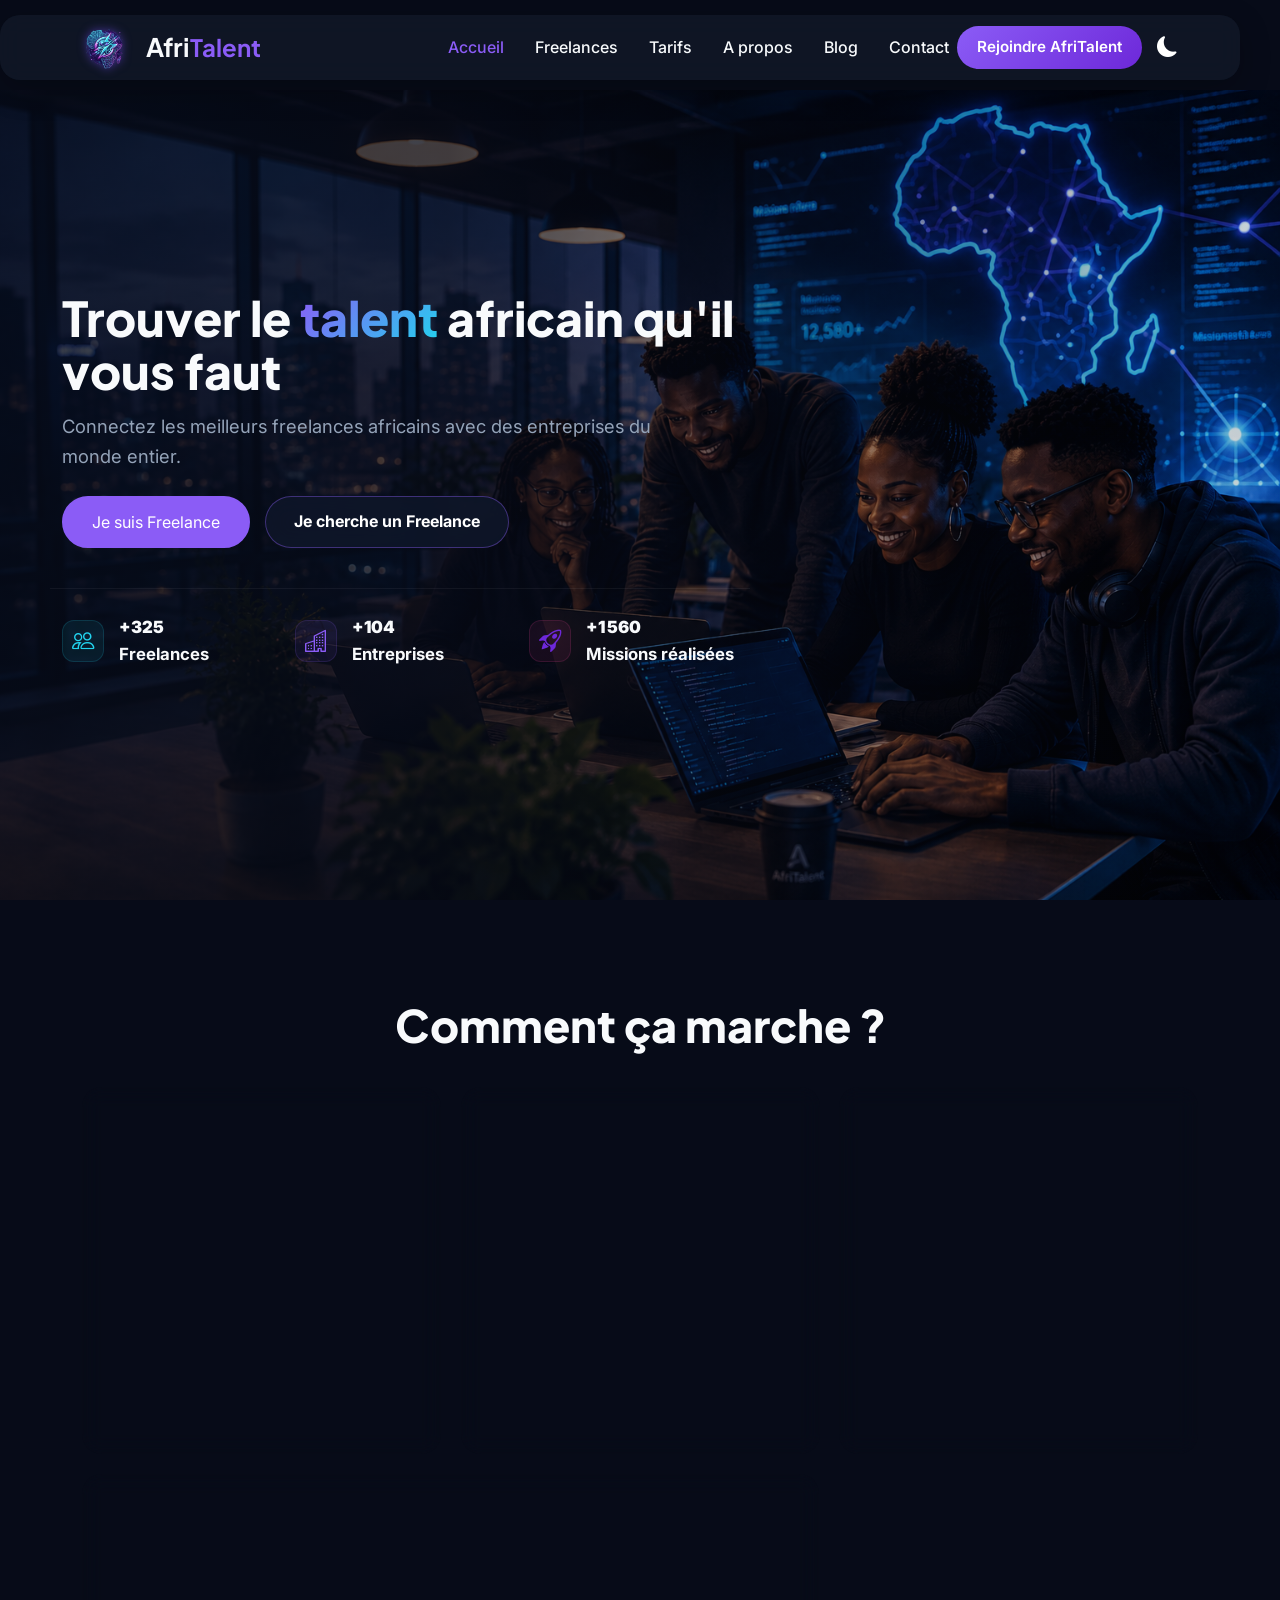
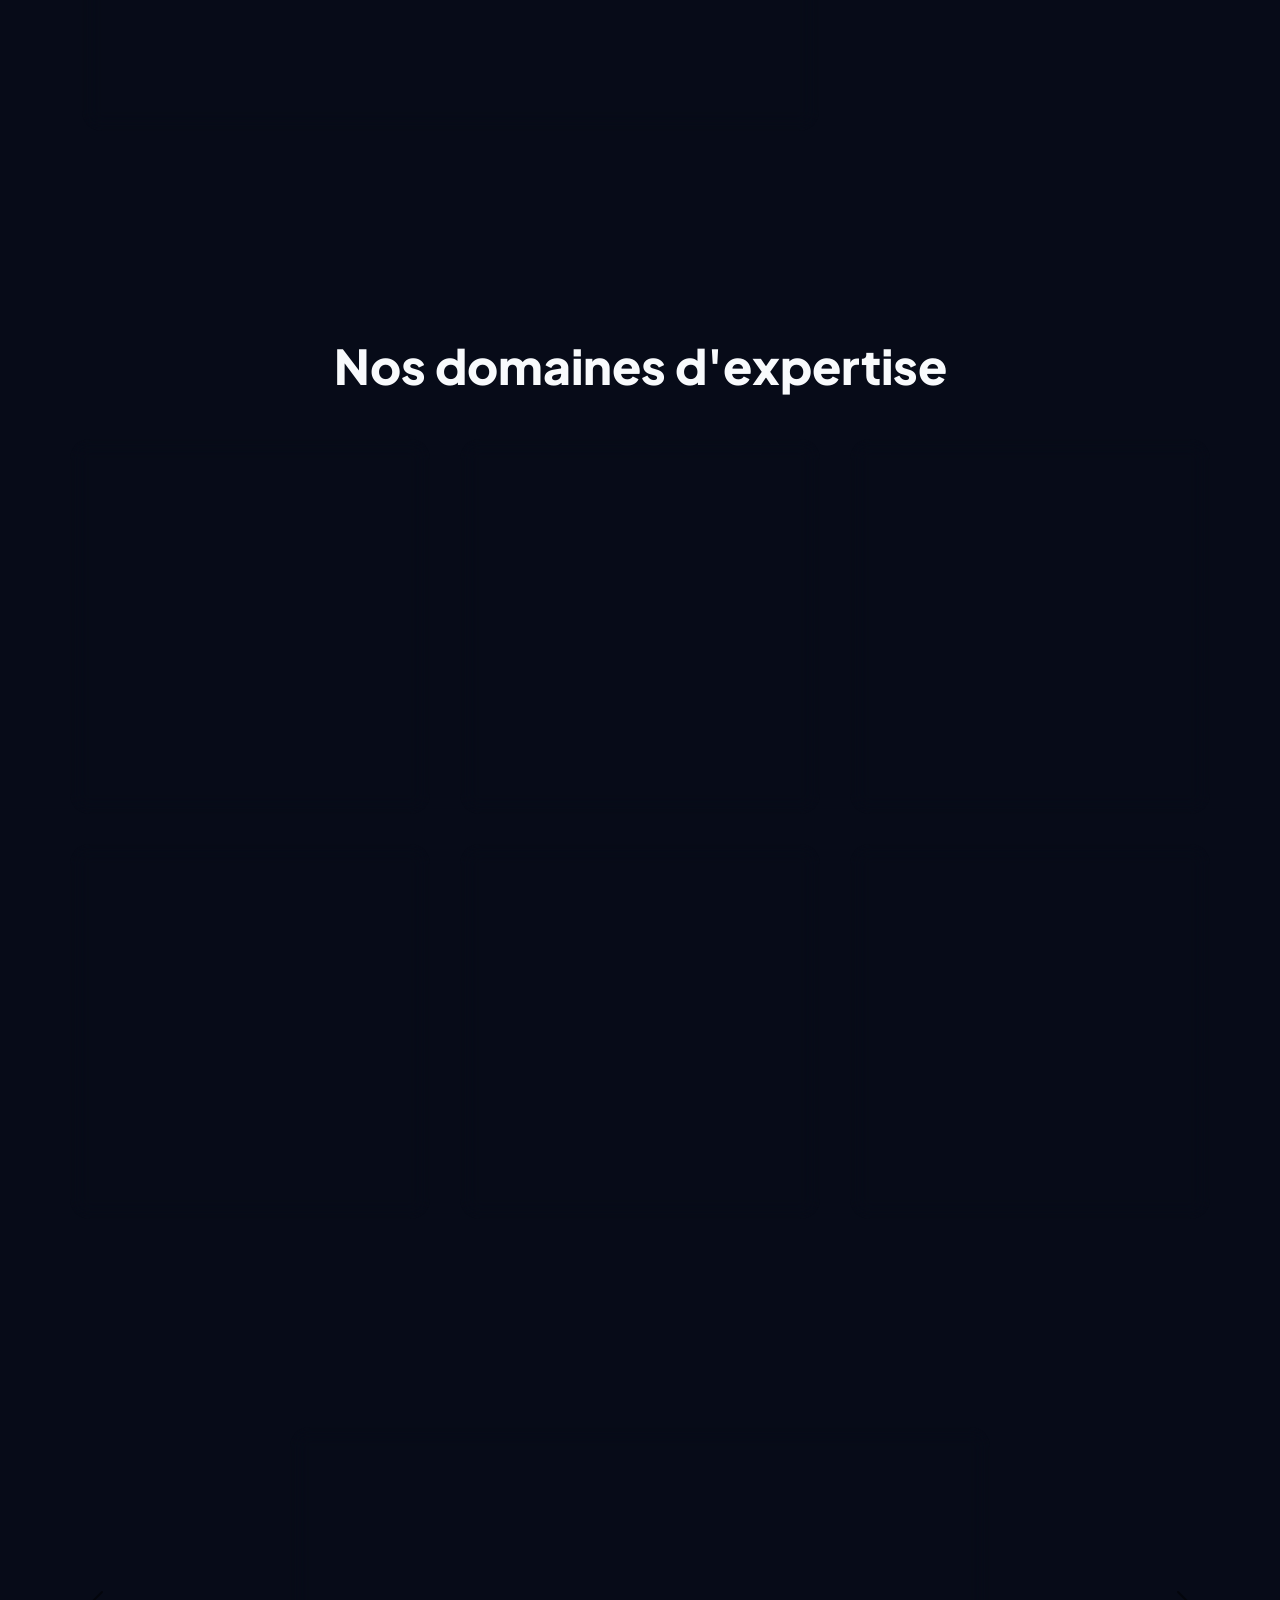
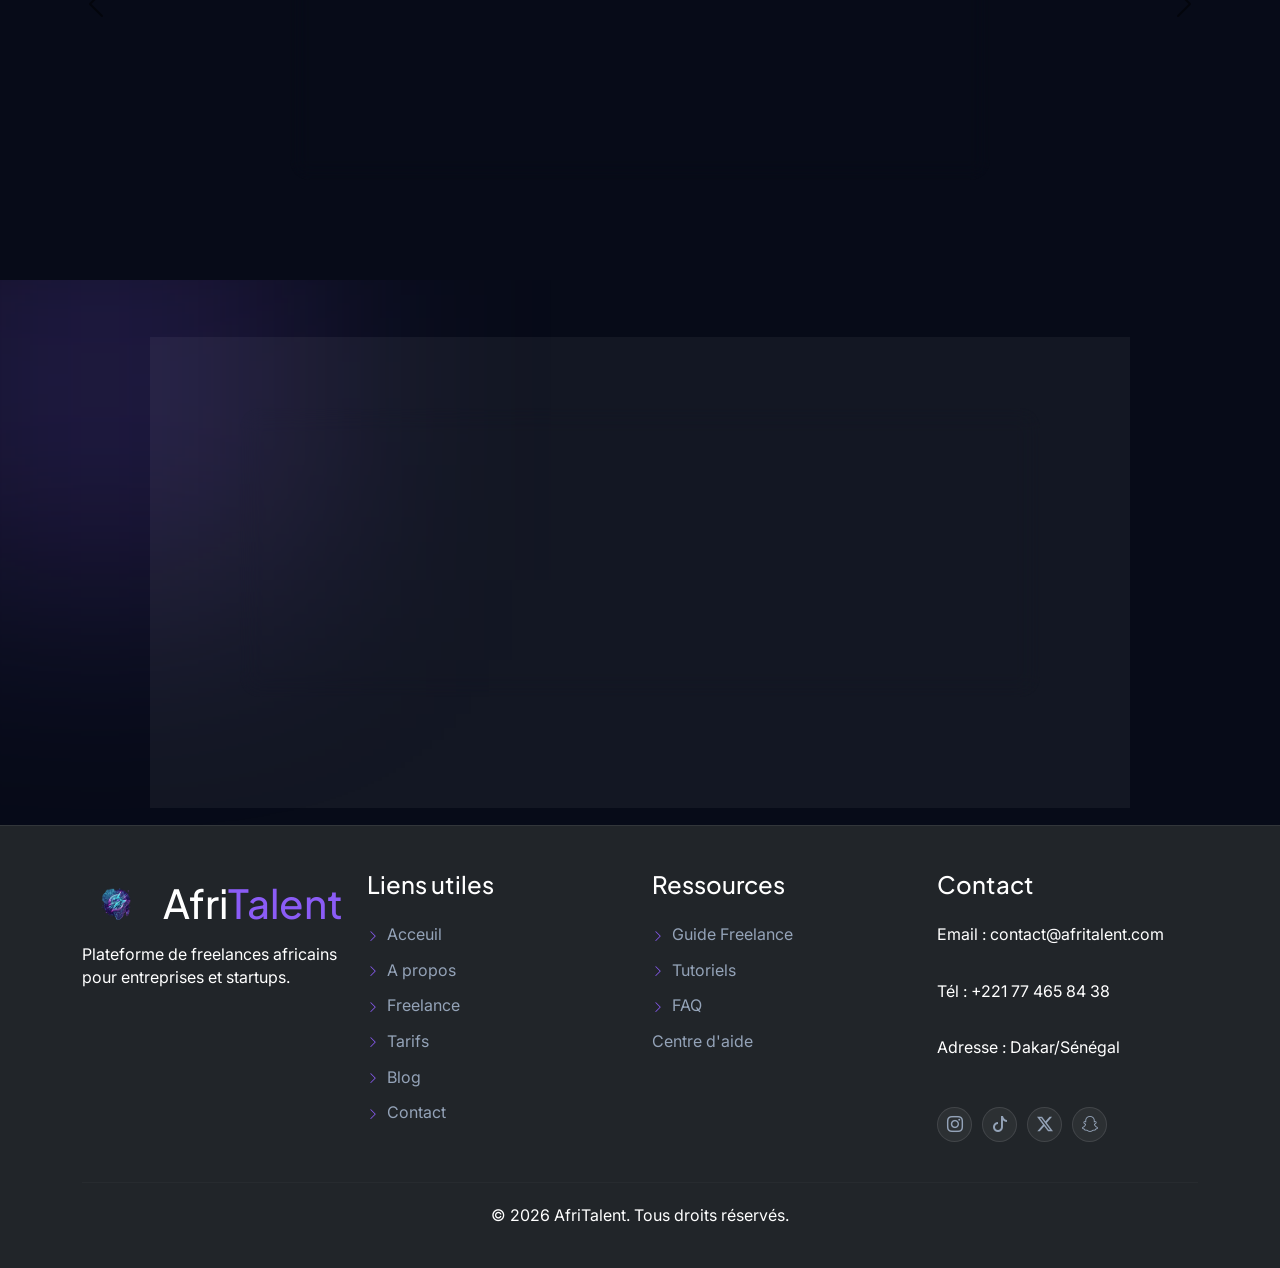
<file: index.html>
<!DOCTYPE html>
<html lang="en">

<head>
  <meta charset="UTF-8">
  <meta name="viewport" content="width=device-width
    , initial-scale=1.0">
  <title>AfriTalent -Accueil</title>

  <link rel="stylesheet" href="https://cdn.jsdelivr.net/npm/bootstrap@5.3.0/dist/css/bootstrap.min.css">
  <link rel="stylesheet" href="https://cdn.jsdelivr.net/npm/bootstrap-icons@1.13.1/font/bootstrap-icons.min.css">
  <link rel="stylesheet" href="css/style.css">
</head>

<body>
  <!--Navbar-->
  <nav class="navbar navbar-expand-lg navbar-dark bg-dark ">
    <div class="container">

      <a class="navbar-brand" href="index.html"><img src="images/logo.png" alt="AfriTalent" class="logo">Afri<span
          class="accent">Talent</span></a>
      <button class="navbar-toggler" type="button" data-bs-toggle="collapse" data-bs-target="#navbarTogglerDemo02"
        aria-controls="navbarTogglerDemo02" aria-expanded="false" aria-label="Toggle navigation">
        <span class="navbar-toggler-icon"></span>
      </button>
      <div class="collapse navbar-collapse" id="navbarTogglerDemo02">
        <ul class="navbar-nav ms-auto ">
          <li class="nav-item">
            <a class="nav-link active" href="index.html">Accueil</a>
          </li>
          <li class="nav-item">
            <a class="nav-link" href="freelances.html">Freelances</a>
          </li>
          <li class="nav-item">
            <a class="nav-link " href="tarifs.html">Tarifs</a>
          </li>
          <li class="nav-item">
            <a class="nav-link" href="about.html">A propos</a>
          </li>
          <li class="nav-item">
            <a class="nav-link" href="blog.html">Blog</a>
          </li>
          <li class="nav-item">
            <a class="nav-link" href="contact.html">Contact</a>
          </li>
        </ul>
        <a href="contact.html" class=" join-btn">Rejoindre AfriTalent</a>
        <button id="theme-toggle" class="theme-btn"><i class="bi bi-moon-fill"></i></button>
      </div>
    </div>
  </nav>
  <!--Section hero-->
  <main>
    <section id="hero" class="fade-section">
      <div class="container py-5">
        <h1>Trouver le <span>talent</span> africain qu'il vous faut</h1>
        <p>Connectez les meilleurs freelances africains avec des entreprises du<br> monde entier.</p>
        <div class="hero-buttons">
          <a href="freelances.html" class="btn btn-primary">Je suis Freelance</a>
          <a href="freelances.html" class="btn btn-outline-primary">Je cherche un Freelance</a>
        </div>

        <div class="row text-center">
          <div class=" col-12 col-md-4"><i class="bi bi-people"></i>
            <p><strong class="counter" data-target="2500">0 </strong><br>Freelances</p>
          </div>
          <div class=" col-12 col-md-4"><i class="bi bi-buildings"></i>
            <p><strong class="counter" data-target="800">0 </strong> <br>Entreprises</p>
          </div>
          <div class=" col-12 col-md-4"><i class="bi bi-rocket-takeoff"></i>
            <p><strong class="counter" data-target="12000">0 </strong><br> Missions réalisées</p>
          </div>
        </div>

      </div>
    </section>
    <!--Comment ça marche-->
    <section id="how-it-works" class="fade-section">
      <div class="container py-5">
        <h2>Comment ça marche ?</h2>
        <div class="bento-grid">
          <div class="bento-card ">
            <span class="nombre">01</span>
            <i class="bi bi-search"></i>
            <h3>Recherchez un freelance</h3>
            <p>Explorez des profils qualifiés dans plusieurs domaines tech.<br> Trouver rapidement le bon talent pour
              votre projet.</p>
          </div>
          <div class="bento-card">
            <span class="nombre">02</span>
            <i class="bi bi-chat-dots"></i>
            <h3>Discutez facilement</h3>
            <p>Contactez directement les freelances et échangez sur vos besoins.</p>
          </div>
          <div class="bento-card">
            <span class="nombre">03</span>
            <i class="bi bi-briefcase"></i>
            <h3>Lancez votre projet</h3>
            <p>Collaborez avec des experts et suivez l'évolution du travail.</p>
          </div>
          <div class="bento-card wide-card">
            <span class="nombre">04</span>
            <i class="bi bi-star"></i>
            <h3>Evaluer l'expérience</h3>
            <p>Laissez un avis aprés collaboration.</p>
          </div>
        </div>
      </div>
    </section>
    <!--Servies-->
    <section id="services" class="fade-section">
      <div class="container py-5">
        <h2>Nos domaines d'expertise</h2>
        <div class="row">
          <div class=" col-12 col-md-6 col-lg-4 category-card">
            <i class="bi bi-code-slash"></i>
            <h3>Développement Web</h3>
            <p class="description">Création de sites web modernes, rapides et responsives adaptés aux besoins des
              entreprises. <br>Développement d'applications performantes avec les technologies les plus utilisées du
              marché.</p>
            <span>480 freelances </span>
          </div>
          <div class=" col-12 col-md-6 col-lg-4 category-card">
            <i class="bi bi-palette"></i>
            <h3>Design UI/UX</h3>
            <p class="description"> Conception d'interfaces modernes et intuitives pour améliorer l'expérience
              utilisateur.<br> Création de maquettes professionnelles adaptées aux sites web et applications mobiles.
            </p>
            <span>320 freelances</span>
          </div>
          <div class=" col-12 col-md-6 col-lg-4 category-card">
            <i class="bi bi-bar-chart-line"></i>
            <h3>Marketing Digital</h3>
            <p class="description">Mise en place de stratégies digitales pour développer la visibilité des marques en
              ligne.<br> Gestion des réseaux, campagnes publicitaires et optimisation du référencement.</p>
            <span>410 freelances</span>
          </div>
          <div class="col-12 col-md-6 col-lg-4 category-card">
            <i class="bi bi-cpu"></i>
            <h3>Data & IA</h3>
            <p class="description">Analyse et exploitation des données pour aider les entreprises à prendre de
              meilleures décisions.<br> Développement de solutio utilisant l'intelligence artificielle et
              l'automatisation.</p>
            <span>194 freelances</span>
          </div>
          <div class=" col-12 col-md-6 col-lg-4 category-card">
            <i class="bi bi-pencil-square"></i>
            <h3>Rédaction Tech</h3>
            <p class="description">Rédaction de contenus techniques clairs, structurés et professionnels.<br> Création
              d'articles, documentations et contenus spécialisés dans le domaine numérique.</p><span>230 freelances
            </span>
          </div>
          <div class="col-12 col-md-6 col-lg-4 category-card">
            <i class="bi bi-cloud"></i>
            <h3>DevOps & Cloud</h3>
            <p class="description"> Déploiement et gestion d'infrastructures cloud modernes et sécurisées.<br>
              Automatisation des processus pour améliorer la performance et la stabilité des applications.</p>
            <span>165 freelances</span>
          </div>
        </div>
      </div>
    </section>
    <!--Témoignages-->
    <div id="carouselExample" class="carousel slide">
      <div class="carousel-inner">
        <div class="carousel-item active">
          <div class="temoin-card">
            <img src="images/témoin1.jpg" class="d-block w-100" alt="client">
            <h4>Fatou Ndiaye</h4>
            <span>Fondatrice-TechCorp</span>
            <p>"AfriTalent m'a permis de trouver des freelances compétents."</p>
            <div class="star">
              <i class="bi bi-star-fill"></i>
              <i class="bi bi-star-fill"></i>
              <i class="bi bi-star-fill"></i>
              <i class="bi bi-star-fill"></i>
              <i class="bi bi-star-fill"></i>
            </div>
          </div>
        </div>
        <div class="carousel-item">
          <div class="temoin-card">
            <img src="images/temoin2.jpg" class="d-block w-100" alt="client">
            <h4>Amadou Sy</h4>
            <span> CEO-Startup Hub</span>
            <p>Trés bonne plateforme pour recruter rapidement.</p>
            <div class="star">
              <i class="bi bi-star-fill"></i>
              <i class="bi bi-star-fill"></i>
              <i class="bi bi-star-fill"></i>
              <i class="bi bi-star-fill"></i>
              <i class="bi bi-star-fill"></i>
            </div>
          </div>
        </div>
        <div class="carousel-item">
          <div class="temoin-card">
            <img src="images/temoin3.jpg" class="d-block w-100" alt="client">
            <h4>Antoine Mendy</h4>
            <span> Directeur Marketing</span>
            <p>"Interface moderne et simple à utiliser."</p>
            <div class="star">
              <i class="bi bi-star-fill"></i>
              <i class="bi bi-star-fill"></i>
              <i class="bi bi-star-fill"></i>
              <i class="bi bi-star-fill"></i>
              <i class="bi bi-star-fill"></i>
            </div>
          </div>
        </div>
        <button class="carousel-control-prev" type="button" data-bs-target="#carouselExample" data-bs-slide="prev">
          <span class="carousel-control-prev-icon"></span>
        </button>
        <button class="carousel-control-next" type="button" data-bs-target="#carouselExample" data-bs-slide="next">
          <span class="carousel-control-next-icon"></span>
        </button>
      </div>
    </div>
    <!--Appel à l'action-->
    <section id="cta" class="fade-section">
      <div class="container py-5 text-center">
        <div class="cta-card">
          <h2>Pret à rejoindre l'aventure<span> AfriTalent</span> ?</h2>
          <p>Des milliers de freelances et d'entreprises nous font déjà confiance.</p>
          <a href="contact.html" class="btn btn-primary">S'inscrire</a>
        </div>
      </div>
    </section>

  </main>
  <!--Footer-->
  <footer class="bg-dark text-white p-4">
    <div class="container ">
      <div class="row">
        <div class="col-md-3">
          <div class="footer-brand">
            <div class="footer-top">
              <img src="images/logo.png" alt="lodo AfriTalent" class="footer-logo-img">
              <h3 class="footer-logo">Afri<span>Talent</span></h3>
            </div>
            <p>Plateforme de freelances africains pour entreprises et startups.</p>
          </div>
        </div>
        <div class="col-md-3">
          <h4>Liens utiles</h4>
          <ul class="footer-links">
            <li><a href="index.html"><i class="bi bi-chevron-right"></i>Acceuil</a></li>
            <li><a href="about.html"><i class="bi bi-chevron-right"></i>A propos</a></li>
            <li><a href="freelances.html"><i class="bi bi-chevron-right"></i>Freelance</a></li>
            <li><a href="tarifs.html"><i class="bi bi-chevron-right"></i>Tarifs</a></li>
            <li><a href="blog.html"><i class="bi bi-chevron-right"></i>Blog</a></li>
            <li><a href="contact.html"><i class="bi bi-chevron-right"></i>Contact</a></li>
          </ul>
        </div>
        <div class="col-md-3">
          <h4>Ressources</h4>
          <ul class="footer-links">
            <li><a href="blog.html"><i class="bi bi-chevron-right"></i>Guide Freelance</a></li>
            <li><a href="index.html"><i class="bi bi-chevron-right"></i>Tutoriels</a></li>
            <li><a href="tarifs.html"><i class="bi bi-chevron-right"></i>FAQ</a></li>
            <li><a href="#">Centre d'aide</a></li>
          </ul>
        </div>
        <div class="col-md-3">
          <h4>Contact</h4>
          <p>Email : contact@afritalent.com</p>
          <p>Tél : +221 77 465 84 38 </p>
          <p>Adresse : Dakar/Sénégal</p>
          <div class="social-icons">
            <a href="https://instagram.com"><i class="bi bi-instagram"></i></a>
            <a href="https://tiktok.com"><i class="bi bi-tiktok"></i></a>
            <a href="https://twiter.com"><i class="bi bi-twitter-x"></i></a>
            <a href="https://snapchat.com"><i class="bi bi-snapchat"></i></a>
          </div>
        </div>
      </div>
      <hr>
      <p class="text-center mt-3">&copy; <span id="currentYear"></span> AfriTalent. Tous droits réservés. </p>
    </div>
  </footer>


  <script src="https://cdn.jsdelivr.net/npm/bootstrap@5.3.0/dist/js/bootstrap.bundle.min.js">


  </script>
  <button id="backtotop"><i class="bi bi-arrow-up"></i></button>
  <script src="js/main.js"></script>
</body>

</html>
</file>
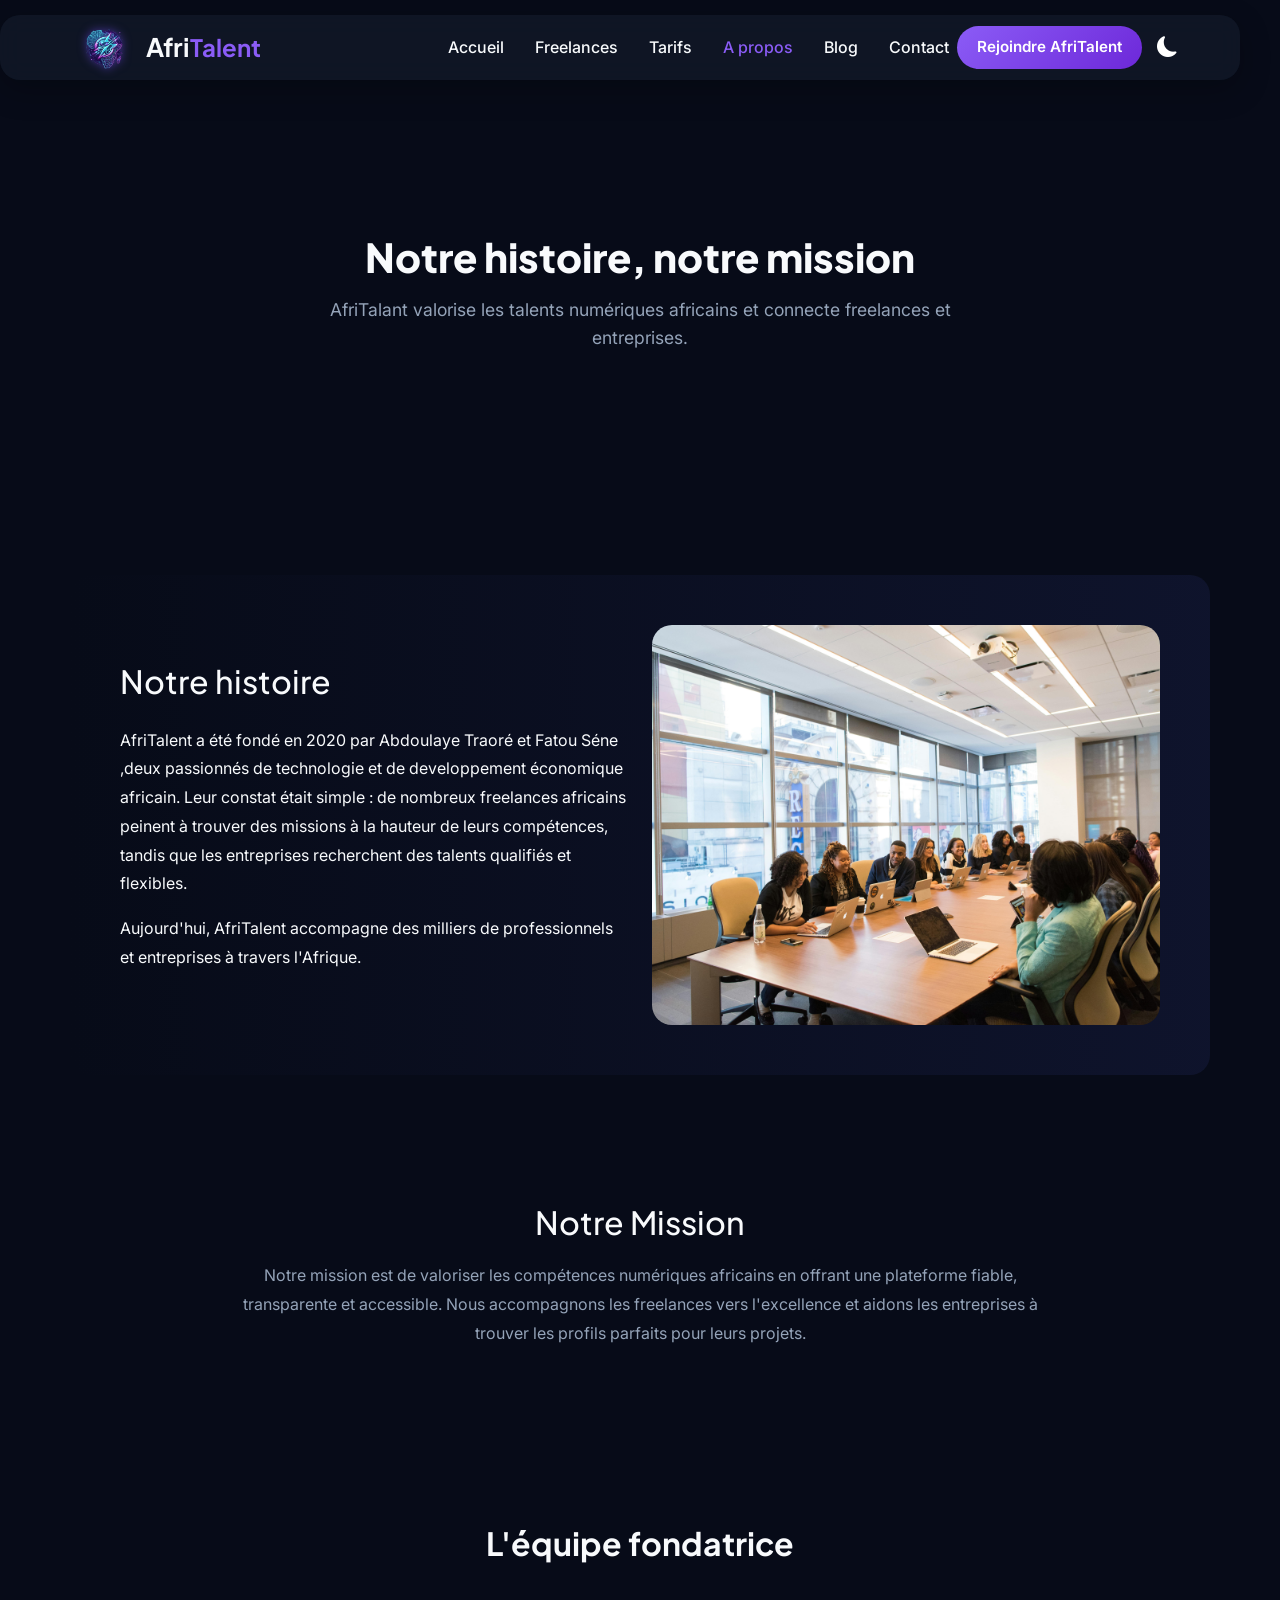
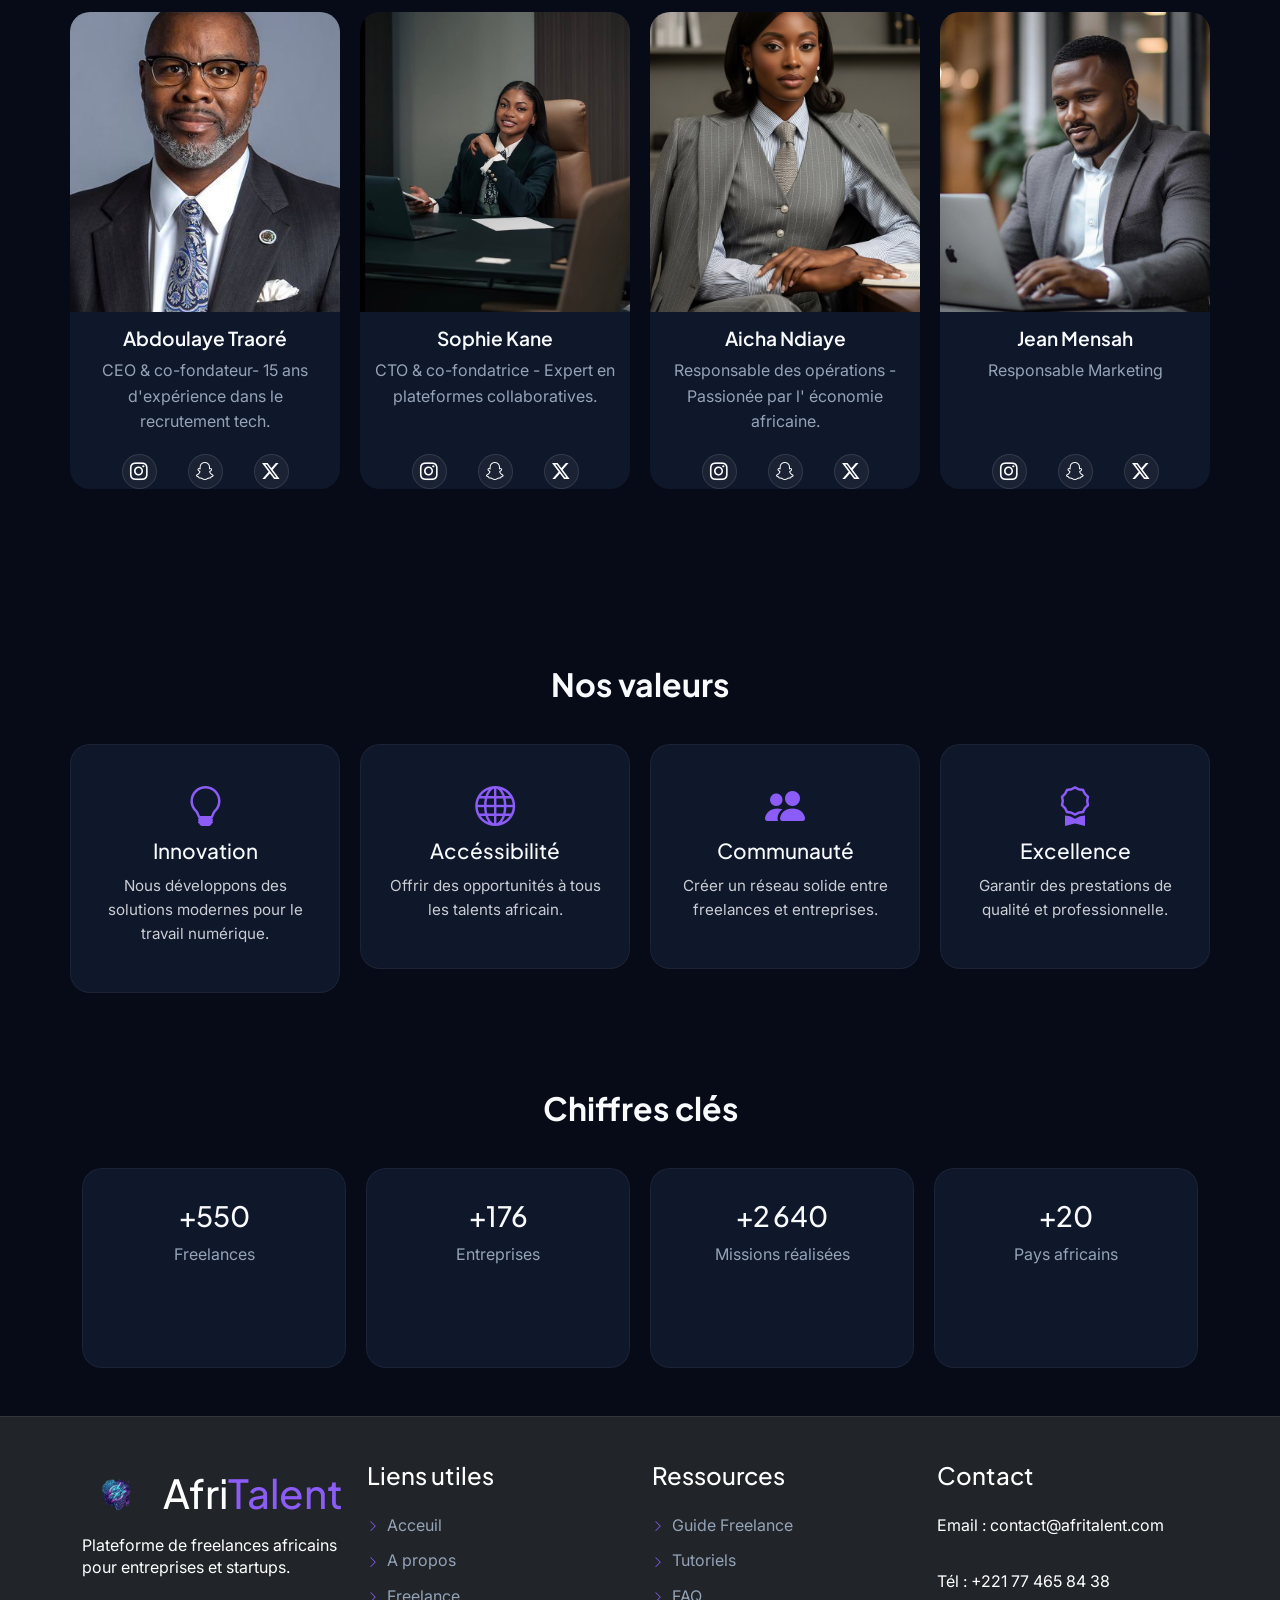
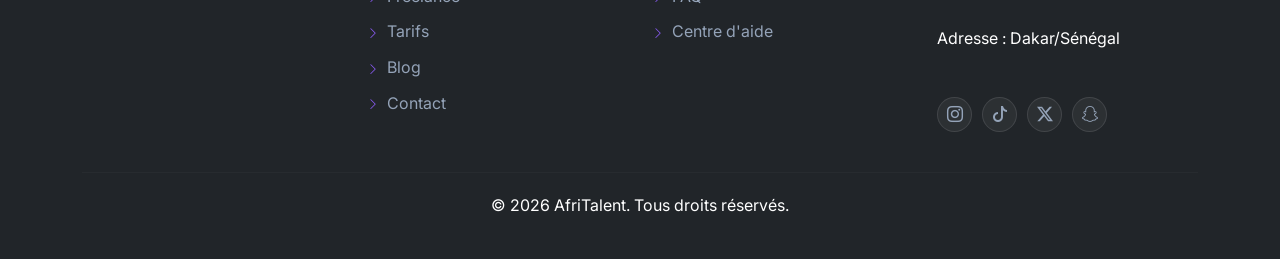
<file: about.html>
<!DOCTYPE html>
<html lang="en">

<head>
  <meta charset="UTF-8">
  <meta name="viewport" content="width=device-width, initial-scale=1.0">
  <title>AfriTalant - About</title>

  <link rel="stylesheet" href="https://cdn.jsdelivr.net/npm/bootstrap@5.3.0/dist/css/bootstrap.min.css">
  <link rel="stylesheet" href="https://cdn.jsdelivr.net/npm/bootstrap-icons@1.13.1/font/bootstrap-icons.min.css">
  <link rel="stylesheet" href="css/style.css">
</head>

<body>
  <nav class="navbar navbar-expand-lg navbar-dark bg-dark ">
    <div class="container">
      <a class="navbar-brand" href="index.html"><img src="images/logo.png" alt="AfriTalent" class="logo">Afri<span
          class="accent">Talent</span></a>
      <button class="navbar-toggler" type="button" data-bs-toggle="collapse" data-bs-target="#navbarTogglerDemo02"
        aria-controls="navbarTogglerDemo02" aria-expanded="false" aria-label="Toggle navigation">
        <span class="navbar-toggler-icon"></span>
      </button>
      <div class="collapse navbar-collapse" id="navbarTogglerDemo02">
        <ul class="navbar-nav ms-auto ">
          <li class="nav-item">
            <a class="nav-link " href="index.html">Accueil</a>
          </li>
          <li class="nav-item">
            <a class="nav-link" href="freelances.html">Freelances</a>
          </li>
          <li class="nav-item">
            <a class="nav-link " href="tarifs.html">Tarifs</a>
          </li>
          <li class="nav-item">
            <a class="nav-link active" href="about.html">A propos</a>
          </li>
          <li class="nav-item">
            <a class="nav-link" href="blog.html">Blog</a>
          </li>
          <li class="nav-item">
            <a class="nav-link" href="contact.html">Contact</a>
          </li>
        </ul>
        <a href="contact.html" class="join-btn">Rejoindre AfriTalent</a>
        <button id="theme-toggle" class="theme-btn"><i class="bi bi-moon-fill"></i></button>
      </div>
    </div>
  </nav>
  <main>
    <!--hero-->
    <section id="hero4" class="fade-section">
      <div class="container py-5">
        <h1>Notre histoire, notre mission</h1>
        <p>AfriTalant valorise les talents numériques africains et connecte freelances et entreprises.</p>
      </div>
    </section>
    <!--histoire et mission-->
    <section id="histoire" class="fade-section">
      <div class="container py-5">
        <div class="row align-items-center">
          <div class="col-lg-6">
            <h2>Notre histoire</h2>
            <p>AfriTalent a été fondé en 2020 par Abdoulaye Traoré et Fatou Séne ,deux passionnés de technologie et de
              developpement économique africain. Leur constat était simple : de
              nombreux freelances africains peinent à trouver des missions à la hauteur de leurs compétences, tandis que
              les entreprises recherchent des talents qualifiés et flexibles.
            </p>
            <p>Aujourd'hui, AfriTalent accompagne des milliers de professionnels et entreprises à travers l'Afrique.</p>
          </div>
          <div class="col-lg-6">
            <img src="images/abouthistoire.jpg" alt="notre histoire">
          </div>
        </div>
      </div>
    </section>
    <section id="mission" class="fade-section">
      <div class="container py-5">
        <h2>Notre Mission</h2>
        <p>Notre mission est de valoriser les compétences numériques africains en offrant une plateforme fiable,
          transparente et accessible. Nous accompagnons les freelances vers l'excellence et aidons les entreprises à
          trouver les profils parfaits pour leurs projets.</p>
      </div>
    </section>
    <!--equipe fondatrice-->
    <section id="equipe" class="fade-section">
      <div class="container py-5">
        <h2>L'équipe fondatrice</h2>
        <div class="row">
          <div class=" col-lg-3 col-md-6">
            <img src="images/traoréabout.jpg" alt="CEO recrutement tech" class="img-fluid">
            <h3>Abdoulaye Traoré</h3>
            <p>CEO & co-fondateur- 15 ans d'expérience dans le recrutement tech.</p>
            <div class="social-icons">
              <a href="#"><i class="bi bi-instagram"></i> </a>
              <a href="#"><i class="bi bi-snapchat"></i></a>
              <a href="#"><i class="bi bi-twitter-x"></i></a>
            </div>
          </div>
          <div class="col-lg-3 col-md-6">
            <img src="images/sophieabout.jpg" alt="CTO" class="img-fluid">
            <h3>Sophie Kane</h3>
            <p>CTO & co-fondatrice - Expert en plateformes collaboratives.</p>
            <div class="social-icons">
              <a href="#"><i class="bi bi-instagram"></i> </a>
              <a href="#"><i class="bi bi-snapchat"></i></a>
              <a href="#"><i class="bi bi-twitter-x"></i></a>
            </div>
          </div>
          <div class="col-lg-3 col-md-6">
            <img src="images/Aichaabout.jpg" alt="responsable des opérations" class="img-fluid">
            <h3>Aicha Ndiaye</h3>
            <p>Responsable des opérations - Passionée par l' économie africaine. </p>
            <div class="social-icons">
              <a href="#"><i class="bi bi-instagram"></i></a>
              <a href="#"><i class="bi bi-snapchat"></i></a>
              <a href="#"><i class="bi bi-twitter-x"></i></a>
            </div>
          </div>
          <div class="col-lg-3 col-md-6">
            <img src="images/jeanabout.jpg" alt="responsable marketing" class="img-fluid">
            <h3>Jean Mensah </h3>
            <p>Responsable Marketing</p>
            <div class="social-icons">
              <a href="#"><i class="bi bi-instagram"></i></a>
              <a href="#"><i class="bi bi-snapchat"></i></a>
              <a href="#"><i class="bi bi-twitter-x"></i></a>
            </div>
          </div>
        </div>
      </div>
    </section>
    <section id="valeurs" class="fade-section">
      <div class="container py-5">
        <h2>Nos valeurs</h2>
        <div class="row">
          <div class="col-md-4">
            <i class="bi bi-lightbulb"></i>
            <h3>Innovation</h3>
            <p>Nous développons des solutions modernes pour le travail numérique.</p>
          </div>
          <div class="col-md-4">
            <i class="bi bi-globe"></i>
            <h3>Accéssibilité</h3>
            <p>Offrir des opportunités à tous les talents africain.</p>
          </div>
          <div class="col-md-4">
            <i class="bi bi-people-fill"></i>
            <h3>Communauté</h3>
            <p>Créer un réseau solide entre freelances et entreprises.</p>

          </div>
          <div class="col-md-4">
            <i class="bi bi-award"></i>
            <h3>Excellence</h3>
            <p>Garantir des prestations de qualité et professionnelle.</p>
          </div>

        </div>

      </div>
    </section>
    <section id="chiffres" class="fade-section">
      <div class="container py-5">
        <h2>Chiffres clés</h2>
        <div class="bento-grid">
          <div class="bento-card">
            <h3 class="counter" data-target="2500"> 0</h3>
            <p>Freelances</p>
          </div>
          <div class="bento-card">
            <h3 class="counter" data-target="800"> 0</h3>
            <p>Entreprises</p>
          </div>
          <div class="bento-card">
            <h3 class="counter" data-target="12000"> 0</h3>
            <p>Missions réalisées</p>
          </div>
          <div class="bento-card">
            <h3 class="counter" data-target="20"> 0</h3>
            <p>Pays africains</p>
          </div>
        </div>
      </div>
    </section>
  </main>
  <!--Footer-->
  <footer class="bg-dark text-white p-4">
    <div class="container ">
      <div class="row">
        <div class="col-md-3">
          <div class="footer-brand">
            <div class="footer-top">
              <img src="images/logo.png" alt="lodo AfriTalent" class="footer-logo-img">
              <h3 class="footer-logo">Afri<span>Talent</span></h3>
            </div>
            <p>Plateforme de freelances africains pour entreprises et startups.</p>
          </div>
        </div>
        <div class="col-md-3">
          <h4>Liens utiles</h4>
          <ul class="footer-links">
            <li><a href="index.html"><i class="bi bi-chevron-right"></i>Acceuil</a></li>
            <li><a href="about.html"><i class="bi bi-chevron-right"></i>A propos</a></li>
            <li><a href="freelances.html"><i class="bi bi-chevron-right"></i>Freelance</a></li>
            <li><a href="tarifs.html"><i class="bi bi-chevron-right"></i>Tarifs</a></li>
            <li><a href="blog.html"><i class="bi bi-chevron-right"></i>Blog</a></li>
            <li><a href="contact.html"><i class="bi bi-chevron-right"></i>Contact</a></li>
          </ul>
        </div>
        <div class="col-md-3">
          <h4>Ressources</h4>
          <ul class="footer-links">
            <li><a href="blog.html"><i class="bi bi-chevron-right"></i>Guide Freelance</a></li>
            <li><a href="index.html"><i class="bi bi-chevron-right"></i>Tutoriels</a></li>
            <li><a href="tarifs.html"><i class="bi bi-chevron-right"></i>FAQ</a></li>
            <li><a href="#"><i class="bi bi-chevron-right"></i>Centre d'aide</a></li>
          </ul>
        </div>
        <div class="col-md-3">
          <h4>Contact</h4>
          <p>Email : contact@afritalent.com</p>
          <p>Tél : +221 77 465 84 38 </p>
          <p>Adresse : Dakar/Sénégal</p>
          <div class="social-icons">
            <a href="https://instagram.com"><i class="bi bi-instagram"></i></a>
            <a href="https://tiktok.com"><i class="bi bi-tiktok"></i></a>
            <a href="https://twiter.com"><i class="bi bi-twitter-x"></i></a>
            <a href="https://snapchat.com"><i class="bi bi-snapchat"></i></a>
          </div>
        </div>
      </div>
      <hr>
      <p class="text-center mt-3">&copy; <span id="currentYear"></span> AfriTalent. Tous droits réservés.</p>
    </div>
  </footer>

  <script src="https://cdn.jsdelivr.net/npm/bootstrap@5.3.0/dist/js/bootstrap.bundle.min.js">
  </script>
  <button id="backtotop"><i class="bi bi-arrow-up"></i></button>
  <script src="js/main.js"></script>
</body>

</html>
</file>
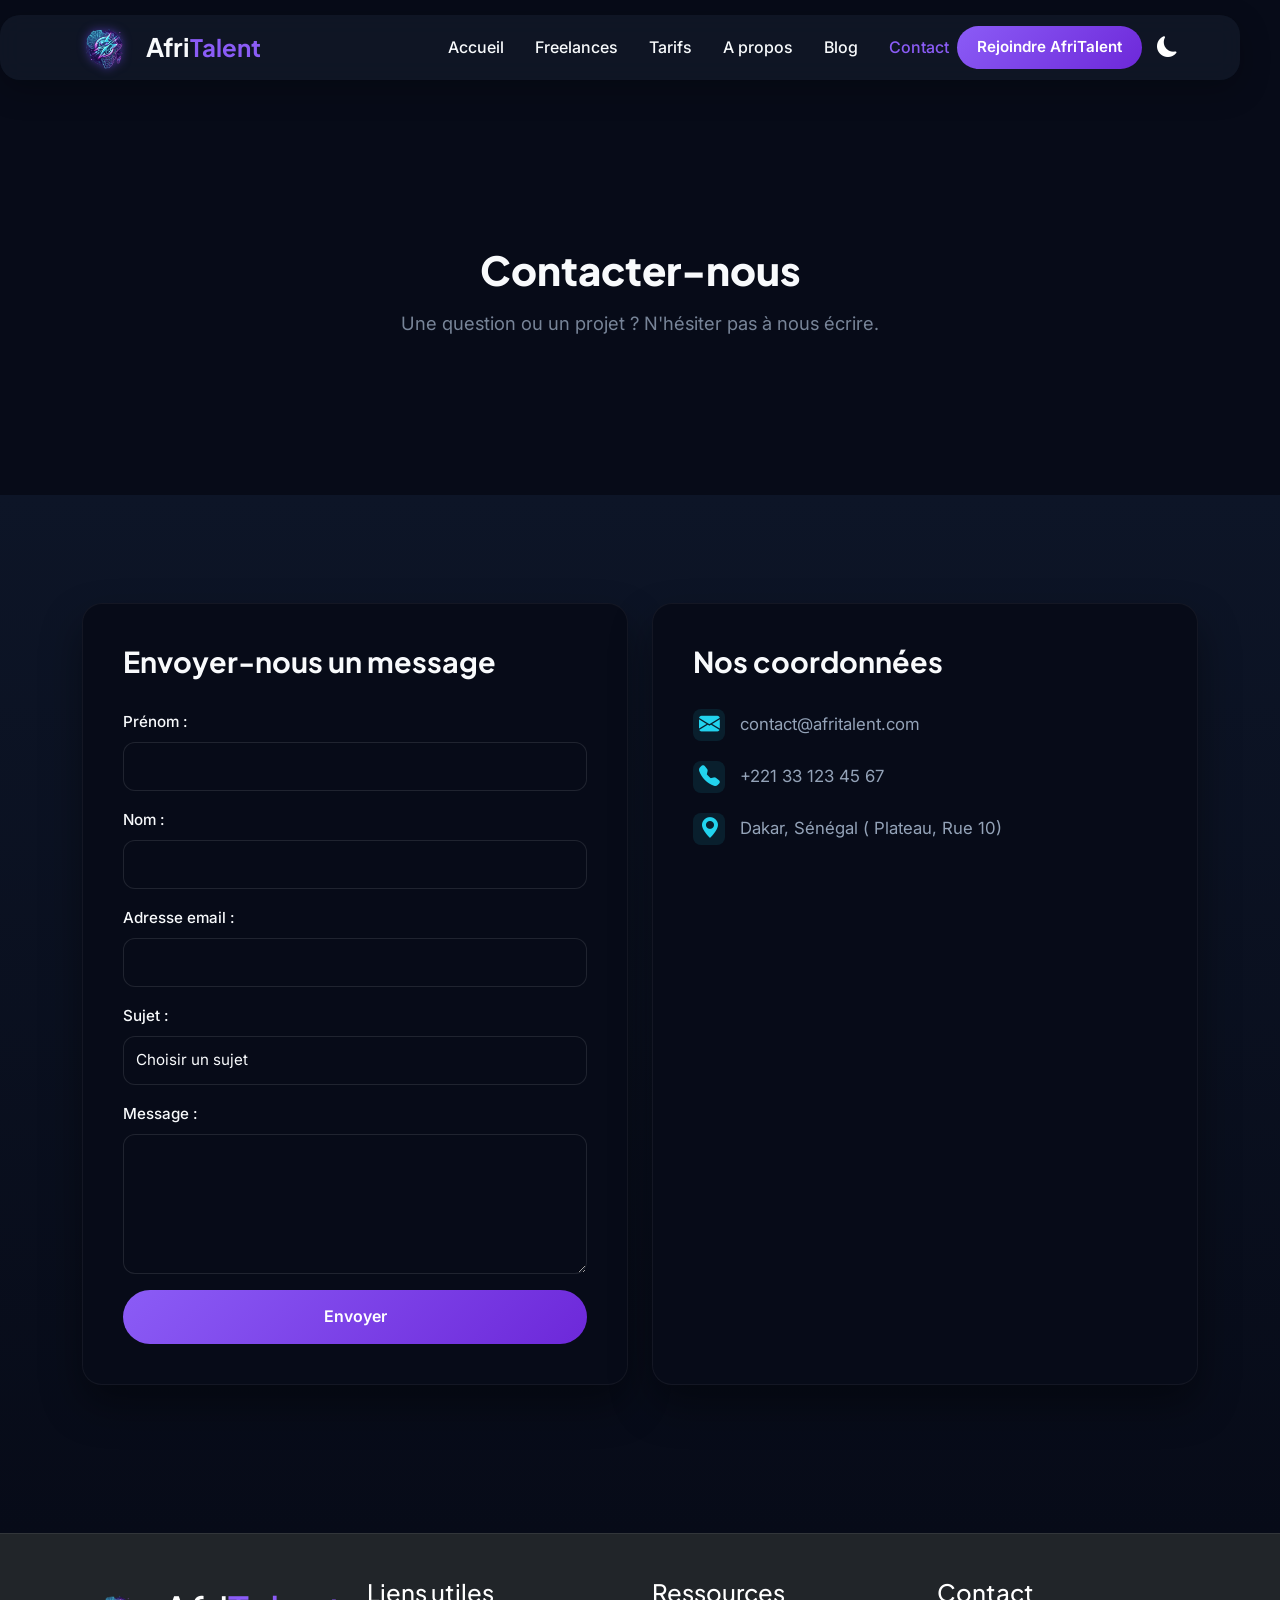
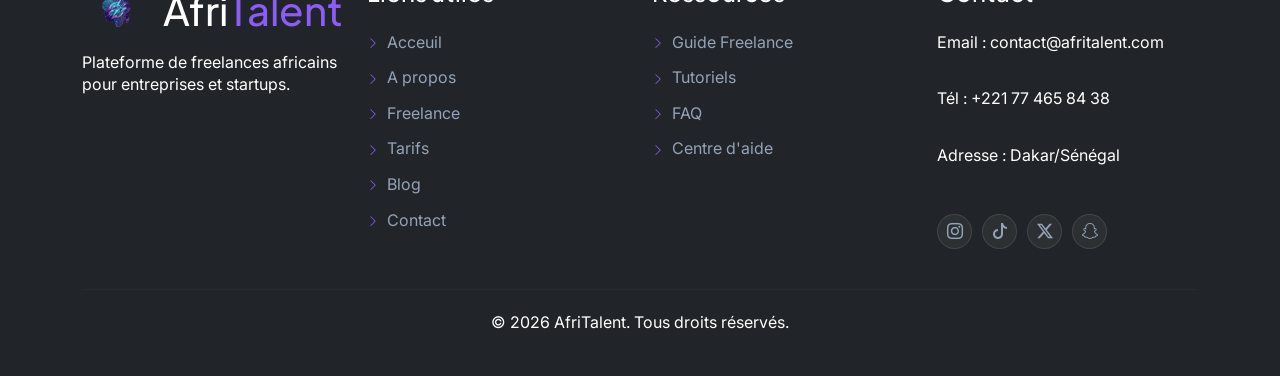
<file: contact.html>
<!DOCTYPE html>
<html lang="en">

<head>
  <meta charset="UTF-8">
  <meta name="viewport" content="width=device-width, initial-scale=1.0">
  <title>AfriTalent - Contact</title>
  <link rel="stylesheet" href="https://cdn.jsdelivr.net/npm/bootstrap@5.3.0/dist/css/bootstrap.min.css">
  <link rel="stylesheet" href="https://cdn.jsdelivr.net/npm/bootstrap-icons@1.13.1/font/bootstrap-icons.min.css">
  <link rel="stylesheet" href="css/style.css">
</head>

<body>
  <nav class="navbar navbar-expand-lg navbar-dark bg-dark ">
    <div class="container">
      <a class="navbar-brand" href="index.html"><img src="images/logo.png" alt="AfriTalent" class="logo">Afri<span
          class="accent">Talent</span></a>
      <button class="navbar-toggler" type="button" data-bs-toggle="collapse" data-bs-target="#navbarTogglerDemo02"
        aria-controls="navbarTogglerDemo02" aria-expanded="false" aria-label="Toggle navigation">
        <span class="navbar-toggler-icon"></span>
      </button>
      <div class="collapse navbar-collapse" id="navbarTogglerDemo02">
        <ul class="navbar-nav ms-auto ">
          <li class="nav-item">
            <a class="nav-link " href="index.html">Accueil</a>
          </li>
          <li class="nav-item">
            <a class="nav-link" href="freelances.html">Freelances</a>
          </li>
          <li class="nav-item">
            <a class="nav-link " href="tarifs.html">Tarifs</a>
          </li>
          <li class="nav-item">
            <a class="nav-link" href="about.html">A propos</a>
          </li>
          <li class="nav-item">
            <a class="nav-link" href="blog.html">Blog</a>
          </li>
          <li class="nav-item">
            <a class="nav-link active" href="contact.html">Contact</a>
          </li>
        </ul>
        <a href="contact.html" class=" join-btn">Rejoindre AfriTalent</a>
        <button id="theme-toggle" class="theme-btn"><i class="bi bi-moon-fill"></i></button>
      </div>
    </div>
  </nav>
  <main>
    <section id="hero2">
      <div class="container py-5">
        <h1>Contacter-nous</h1>
        <p>Une question ou un projet ? N'hésiter pas à nous écrire.</p>
      </div>
    </section>
    <!--formulaire de contact-->
    <section id="formulaire">
      <div class="container py-5">
        <div class="row g-4">
          <div class="col-lg-6">
            <div class=" contact-card">
              <h2>Envoyer-nous un message</h2>
              <form id="contactForm" novalidate>
                <div class="mb-3"><label for="prenom" class="form-label">Prénom :</label><input type="text"
                    class="form-control" id="prenom" name="prenom" required>
                  <small id="prenomError" class="text-danger"></small>
                </div>
                <div class="mb-3"><label for="nom" class="form-label">Nom :</label><input type="text"
                    class="form-control" id="nom" name="nom" required>
                  <small id="nomError" class="text-danger"></small>
                </div>
                <div class="mb-3"><label for="email" class="form-label">Adresse email :</label><input type="email"
                    class="form-control" id="email" required>
                  <small id="emailError" class="text-danger"></small>
                </div>
                <div class="mb-3"><label for="sujet" class="form-label"> Sujet :</label>
                  <select name="sujet" id="sujet" class="form-select">
                    <option value="">Choisir un sujet</option>
                    <option value="freelance">Projet freelance</option>
                    <option value="support">Support technique</option>
                    <option value="Partenariat">Partenariat</option>
                    <option value="autre">Autre</option>
                  </select>
                  <small id="sujetError" class="text-danger"></small>
                </div>
                <div class="mb-3"><label for="message" class="form-label">Message :</label><textarea
                    class="form-control" id="message" rows="5"></textarea>
                  <small id="messageError" class="text-danger"></small>
                </div>
                <p id="successMessage" class="text-sucess fw bold"></p>
                <button type="submit" class="contact-btn">Envoyer</button>
              </form>
            </div>
          </div>
          <div class="col-lg-6">
            <div class=" info-card">
              <h2>Nos coordonnées</h2>
              <div class="contact-info">
                <p><i class="bi bi-envelope-fill"></i>contact@afritalent.com</p>
                <p><i class="bi bi-telephone-fill"> </i> +221 33 123 45 67</p>
                <P><i class="bi bi-geo-alt-fill"></i>Dakar, Sénégal ( Plateau, Rue 10)</P>

              </div>
              <iframe
                src="https://www.google.com/maps/embed?pb=!1m18!1m12!1m3!1d3859.7084530938796!2d-17.437499126376405!3d14.672479775315809!2m3!1f0!2f0!3f0!3m2!1i1024!2i768!4f13.1!3m3!1m2!1s0xec1730010d66e1f%3A0x36b40da8c78629bd!2sDakar%20plateau!5e0!3m2!1sfr!2ssn!4v1779112385080!5m2!1sfr!2ssn"
                width="600" height="450" style="border:0;" allowfullscreen="" loading="lazy"
                referrerpolicy="no-referrer-when-downgrade"></iframe>

            </div>
          </div>
        </div>
      </div>
    </section>
  </main>

  <footer class="bg-dark text-white p-4">
    <div class="container ">
      <div class="row">
        <div class="col-md-3">
          <div class="footer-brand">
            <div class="footer-top">
              <img src="images/logo.png" alt="lodo AfriTalent" class="footer-logo-img">
              <h3 class="footer-logo">Afri<span>Talent</span></h3>
            </div>
            <p>Plateforme de freelances africains pour entreprises et startups.</p>
          </div>
        </div>
        <div class="col-md-3">
          <h4>Liens utiles</h4>
          <ul class="footer-links">
            <li><a href="index.html"><i class="bi bi-chevron-right"></i>Acceuil</a></li>
            <li><a href="about.html"><i class="bi bi-chevron-right"></i>A propos</a></li>
            <li><a href="freelances.html"><i class="bi bi-chevron-right"></i>Freelance</a></li>
            <li><a href="tarifs.html"><i class="bi bi-chevron-right"></i>Tarifs</a></li>
            <li><a href="blog.html"><i class="bi bi-chevron-right"></i>Blog</a></li>
            <li><a href="contact.html"><i class="bi bi-chevron-right"></i>Contact</a></li>
          </ul>
        </div>
        <div class="col-md-3">
          <h4>Ressources</h4>
          <ul class="footer-links">
            <li><a href="blog.html"><i class="bi bi-chevron-right"></i>Guide Freelance</a></li>
            <li><a href="index.html"><i class="bi bi-chevron-right"></i>Tutoriels</a></li>
            <li><a href="tarifs.html"><i class="bi bi-chevron-right"></i>FAQ</a></li>
            <li><a href="#"><i class="bi bi-chevron-right"></i>Centre d'aide</a></li>
          </ul>
        </div>
        <div class="col-md-3">
          <h4>Contact</h4>
          <p>Email : contact@afritalent.com</p>
          <p>Tél : +221 77 465 84 38 </p>
          <p>Adresse : Dakar/Sénégal</p>
          <div class="social-icons">
            <a href="https://instagram.com"><i class="bi bi-instagram"></i></a>
            <a href="https://tiktok.com"><i class="bi bi-tiktok"></i></a>
            <a href="https://twiter.com"><i class="bi bi-twitter-x"></i></a>
            <a href="https://snapchat.com"><i class="bi bi-snapchat"></i></a>
          </div>
        </div>
      </div>
      <hr>
      <p class="text-center mt-3">&copy; <span id="currentYear"></span> AfriTalent. Tous droits réservés.</p>
    </div>
  </footer>

  <script src="https://cdn.jsdelivr.net/npm/bootstrap@5.3.0/dist/js/bootstrap.bundle.min.js">
  </script>
  <button id="backtotop"><i class="bi bi-arrow-up"></i></button>
  <script src="js/main.js"></script>
</body>

</html>
</file>
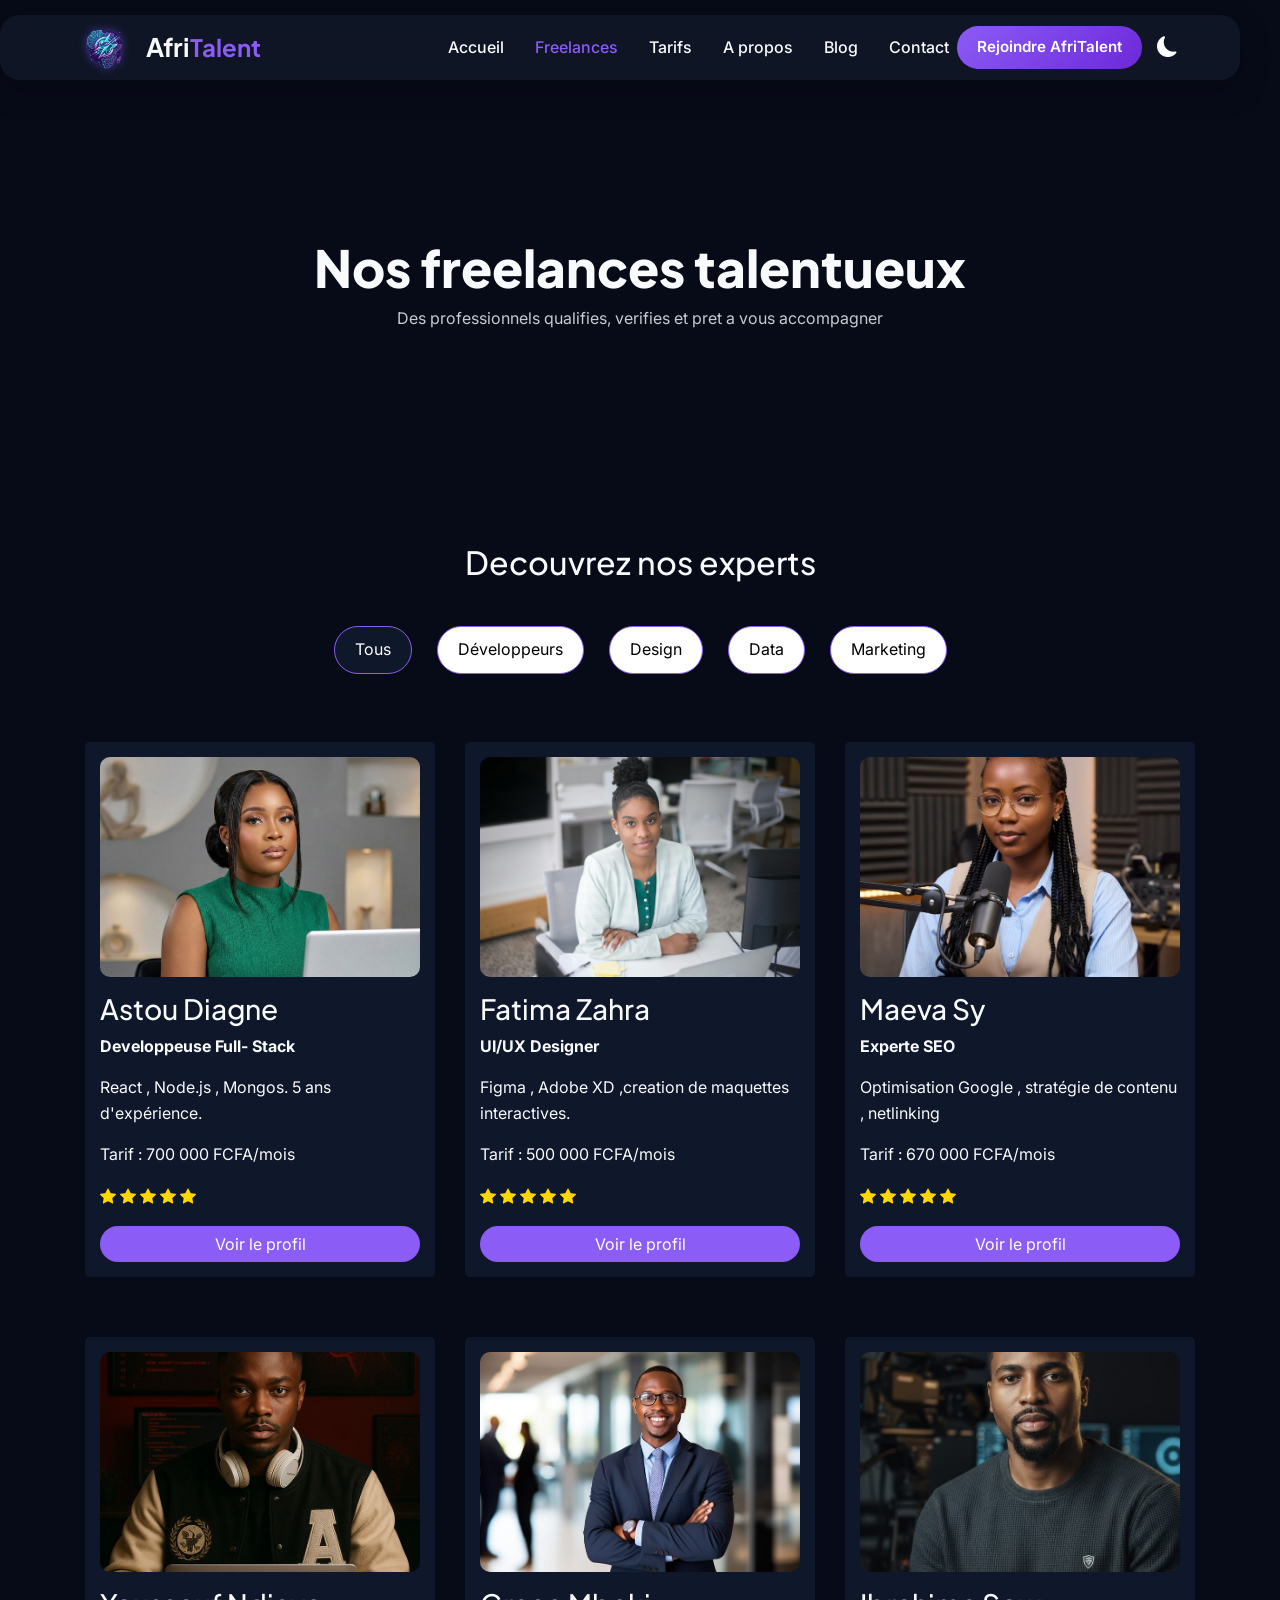
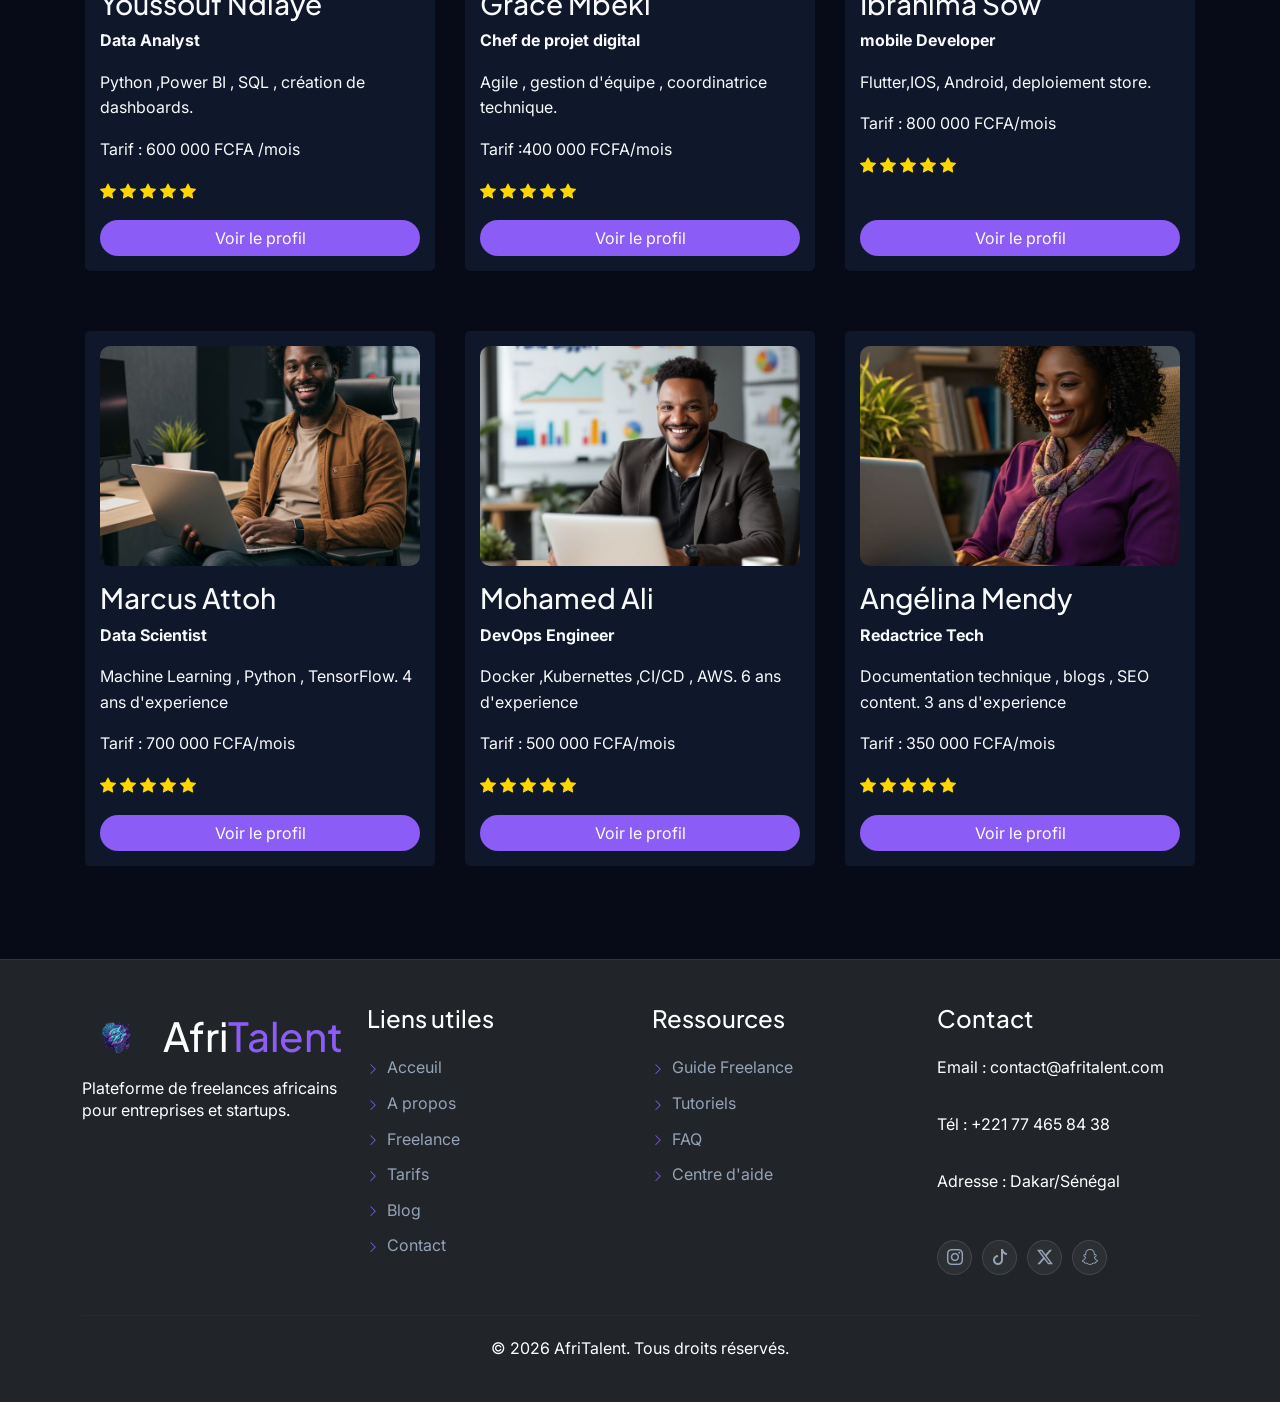
<file: freelances.html>
<!DOCTYPE html>
<html lang="en">

<head>
  <meta charset="UTF-8">
  <meta name="viewport" content="width=device-width, initial-scale=1.0">
  <title>AfriTalent - Freelances</title>

  <link rel="stylesheet" href="https://cdn.jsdelivr.net/npm/bootstrap@5.3.8/dist/css/bootstrap.min.css">
  <link rel="stylesheet" href="https://cdn.jsdelivr.net/npm/bootstrap-icons@1.13.1/font/bootstrap-icons.min.css">
  <link rel="stylesheet" href="css/style.css">
</head>

<body>
  <nav class="navbar navbar-expand-lg navbar-dark bg-dark ">
    <div class="container">
      <a class="navbar-brand" href="index.html"> <img src="images/logo.png" alt="AfriTalent" class="logo">Afri<span
          class="accent">Talent</span></a>
      <button class="navbar-toggler" type="button" data-bs-toggle="collapse" data-bs-target="#navbarTogglerDemo02"
        aria-controls="navbarTogglerDemo02" aria-expanded="false" aria-label="Toggle navigation">
        <span class="navbar-toggler-icon"></span>
      </button>
      <div class="collapse navbar-collapse" id="navbarTogglerDemo02">
        <ul class="navbar-nav ms-auto ">
          <li class="nav-item">
            <a class="nav-link " href="index.html">Accueil</a>
          </li>
          <li class="nav-item">
            <a class="nav-link active" href="freelances.html">Freelances</a>
          </li>
          <li class="nav-item">
            <a class="nav-link " href="tarifs.html">Tarifs</a>
          </li>
          <li class="nav-item">
            <a class="nav-link" href="about.html">A propos</a>
          </li>
          <li class="nav-item">
            <a class="nav-link" href="blog.html">Blog</a>
          </li>
          <li class="nav-item">
            <a class="nav-link" href="contact.html">Contact</a>
          </li>
        </ul>
        <a href="contact.html" class=" join-btn">Rejoindre AfriTalent</a>
        <button id="theme-toggle" class="theme-btn"><i class="bi bi-moon-fill"></i></button>
      </div>
    </div>
  </nav>
  <main>
    <!--Section hero: presentetion des freelances-->
    <section id="hero1">
      <div class="container py-5">
        <h1>Nos freelances talentueux</h1>
        <p>Des professionnels qualifies, verifies et pret a vous accompagner</p>
      </div>
    </section>
    <!--Liste des freelances cards-->
    <section id="freelances-List">
      <div class="container py-5">
        <h2>Decouvrez nos experts</h2>
        <div class="filtres text-center mb-5">
          <button class="filter-btn active" data-filtre="all">Tous</button>
          <button class="filter-btn" data-filtre="dev">Développeurs</button>
          <button class="filter-btn" data-filtre="design">Design</button>
          <button class="filter-btn" data-filtre="data">Data</button>
          <button class="filter-btn" data-filtre="marketing">Marketing</button>
        </div>
        <div class="row">
          <div class="col-12 col-md-6 col-lg-4 freelance-card" data-category="dev">
            <img src="images/freelance.jpg" alt="developpeuse full-stack" class="img-fluid">
            <h3>Astou Diagne</h3>
            <p><strong>Developpeuse Full- Stack</strong></p>
            <p>React , Node.js , Mongos. 5 ans d'expérience.</p>
            <p>Tarif : 700 000 FCFA/mois</p>
            <p><i class="bi bi-star-fill"></i>
              <i class="bi bi-star-fill"></i>
              <i class="bi bi-star-fill"></i>
              <i class="bi bi-star-fill"></i>
              <i class="bi bi-star-fill"></i>
            </p>
            <a href="#" class="btn btn-primary">Voir le profil</a>
          </div>
          <div class="col-12 col-md-6 col-lg-4  freelance-card" data-category="design">
            <img src="images/freelance2.jpg" alt="design" class="img-fluid">
            <h3>Fatima Zahra</h3>
            <p><strong>UI/UX Designer</strong></p>
            <p>Figma , Adobe XD ,creation de maquettes interactives.</p>
            <p>Tarif : 500 000 FCFA/mois</p>
            <p><i class="bi bi-star-fill"></i>
              <i class="bi bi-star-fill"></i>
              <i class="bi bi-star-fill"></i>
              <i class="bi bi-star-fill"></i>
              <i class="bi bi-star-fill"></i>
            </p>
            <a href="#" class="btn btn-primary">Voir le profil</a>

          </div>
          <div class="col-12 col-md-6 col-lg-4 freelance-card" data-category="marketing">
            <img src="images/SEO.jpg" alt=" experte SEO" class="img-fluid">
            <h3>Maeva Sy</h3>
            <p><strong>Experte SEO</strong></p>
            <P>Optimisation Google , stratégie de contenu , netlinking</P>
            <p>Tarif : 670 000 FCFA/mois</p>
            <p><i class="bi bi-star-fill"></i>
              <i class="bi bi-star-fill"></i>
              <i class="bi bi-star-fill"></i>
              <i class="bi bi-star-fill"></i>
              <i class="bi bi-star-fill"></i>
            </p>
            <a href="#" class="btn btn-primary">Voir le profil</a>
          </div>
          <div class="col-12 col-md-6 col-lg-4  freelance-card" data-category="data">
            <img src="images/dataanalystfreelance.jpg" alt="data analyst" class="img-fluid">
            <h3>Youssouf Ndiaye</h3>
            <p><strong>Data Analyst</strong></p>
            <p>Python ,Power BI , SQL , création de dashboards.</p>
            <p>Tarif : 600 000 FCFA /mois</p>
            <p><i class="bi bi-star-fill"></i>
              <i class="bi bi-star-fill"></i>
              <i class="bi bi-star-fill"></i>
              <i class="bi bi-star-fill"></i>
              <i class="bi bi-star-fill"></i>
            </p>
            <a href="#" class="btn btn-primary">Voir le profil</a>
          </div>
          <div class="col-12 col-md-6 col-lg-4  freelance-card" data-category="marketing">
            <img src="images/projetdigfreelance.jpg" alt="projet digital" class="img-fluid">
            <h3>Grace Mbeki</h3>
            <p><strong>Chef de projet digital</strong></p>
            <p>Agile , gestion d'équipe , coordinatrice technique.</p>
            <p>Tarif :400 000 FCFA/mois</p>
            <p><i class="bi bi-star-fill"></i>
              <i class="bi bi-star-fill"></i>
              <i class="bi bi-star-fill"></i>
              <i class="bi bi-star-fill"></i>
              <i class="bi bi-star-fill"></i>
            </p>
            <a href="#" class="btn btn-primary">Voir le profil</a>
          </div>
          <div class="col-12 col-md-6 col-lg-4  freelance-card" data-category="dev">
            <img src="images/mobildevfreelance.jpg" alt="mobile devoloper" class="img-fluid">
            <h3>Ibrahima Sow</h3>
            <p><strong>mobile Developer</strong></p>
            <p>Flutter,IOS, Android, deploiement store.</p>
            <p>Tarif : 800 000 FCFA/mois</p>
            <p><i class="bi bi-star-fill"></i>
              <i class="bi bi-star-fill"></i>
              <i class="bi bi-star-fill"></i>
              <i class="bi bi-star-fill"></i>
              <i class="bi bi-star-fill"></i>
            </p>
            <a href="#" class="btn btn-primary">Voir le profil</a>
          </div>
          <div class="col-12 col-md-6 col-lg-4  freelance-card" data-category="data">
            <img src="images/datascientic.jpg" alt="data scientic" class="img-fluid">
            <h3>Marcus Attoh</h3>
            <p><strong>Data Scientist</strong></p>
            <p>Machine Learning , Python , TensorFlow. 4 ans d'experience</p>
            <p>Tarif : 700 000 FCFA/mois</p>
            <p><i class="bi bi-star-fill"></i>
              <i class="bi bi-star-fill"></i>
              <i class="bi bi-star-fill"></i>
              <i class="bi bi-star-fill"></i>
              <i class="bi bi-star-fill"></i>
            </p>
            <a href="#" class="btn btn-primary">Voir le profil</a>
          </div>
          <div class="col-12 col-md-6 col-lg-4  freelance-card" data-category="dev">
            <img src="images/devopsfreelance.jpg" alt="Engineer" class="img-fluid">
            <h3>Mohamed Ali</h3>
            <p><strong>DevOps Engineer</strong></p>
            <p>Docker ,Kubernettes ,CI/CD , AWS. 6 ans d'experience</p>
            <p>Tarif : 500 000 FCFA/mois</p>
            <p><i class="bi bi-star-fill"></i>
              <i class="bi bi-star-fill"></i>
              <i class="bi bi-star-fill"></i>
              <i class="bi bi-star-fill"></i>
              <i class="bi bi-star-fill"></i>
            </p>
            <a href="#" class="btn btn-primary">Voir le profil</a>
          </div>
          <div class="col-12 col-md-6 col-lg-4  freelance-card" data-category="marketing">
            <img src="images/redactricefreelance.jpg" alt="redactrice tech" class="img-fluid">
            <h3>Angélina Mendy</h3>
            <p><strong>Redactrice Tech</strong></p>
            <p>Documentation technique , blogs , SEO content. 3 ans d'experience</p>
            <p>Tarif : 350 000 FCFA/mois</p>
            <p><i class="bi bi-star-fill"></i>
              <i class="bi bi-star-fill"></i>
              <i class="bi bi-star-fill"></i>
              <i class="bi bi-star-fill"></i>
              <i class="bi bi-star-fill"></i>
            </p>
            <a href="#" class="btn btn-primary">Voir le profil</a>
          </div>
        </div>
      </div>

    </section>
  </main>
  <!--Footer-->
  <footer class="bg-dark text-white p-4">
    <div class="container ">
      <div class="row">
        <div class="col-md-3">
          <div class="footer-brand">
            <div class="footer-top">
              <img src="images/logo.png" alt="lodo AfriTalent" class="footer-logo-img">
              <h3 class="footer-logo">Afri<span>Talent</span></h3>
            </div>
            <p>Plateforme de freelances africains pour entreprises et startups.</p>
          </div>
        </div>
        <div class="col-md-3">
          <h4>Liens utiles</h4>
          <ul class="footer-links">
            <li><a href="index.html"><i class="bi bi-chevron-right"></i>Acceuil</a></li>
            <li><a href="about.html"><i class="bi bi-chevron-right"></i>A propos</a></li>
            <li><a href="freelances.html"><i class="bi bi-chevron-right"></i>Freelance</a></li>
            <li><a href="tarifs.html"><i class="bi bi-chevron-right"></i>Tarifs</a></li>
            <li><a href="blog.html"><i class="bi bi-chevron-right"></i>Blog</a></li>
            <li><a href="contact.html"><i class="bi bi-chevron-right"></i>Contact</a></li>
          </ul>
        </div>
        <div class="col-md-3">
          <h4>Ressources</h4>
          <ul class="footer-links">
            <li><a href="blog.html"><i class="bi bi-chevron-right"></i>Guide Freelance</a></li>
            <li><a href="index.html"><i class="bi bi-chevron-right"></i>Tutoriels</a></li>
            <li><a href="tarifs.html"><i class="bi bi-chevron-right"></i>FAQ</a></li>
            <li><a href="#"><i class="bi bi-chevron-right"></i>Centre d'aide</a></li>
          </ul>
        </div>
        <div class="col-md-3">
          <h4>Contact</h4>
          <p>Email : contact@afritalent.com</p>
          <p>Tél : +221 77 465 84 38 </p>
          <p>Adresse : Dakar/Sénégal</p>
          <div class="social-icons">
            <a href="https://instagram.com"><i class="bi bi-instagram"></i></a>
            <a href="https://tiktok.com"><i class="bi bi-tiktok"></i></a>
            <a href="https://twiter.com"><i class="bi bi-twitter-x"></i></a>
            <a href="https://snapchat.com"><i class="bi bi-snapchat"></i></a>
          </div>
        </div>
      </div>
      <hr>
      <p class="text-center mt-3">&copy; <span id="currentYear"></span> AfriTalent. Tous droits réservés.</p>
    </div>
  </footer>

  <script src="https://cdn.jsdelivr.net/npm/bootstrap@5.3.8/dist/js/bootstrap.bundle.min.js">
  </script>
  <button id="backtotop"><i class="bi bi-arrow-up"></i></button>
  <script src="js/main.js"></script>
</body>

</html>
</file>
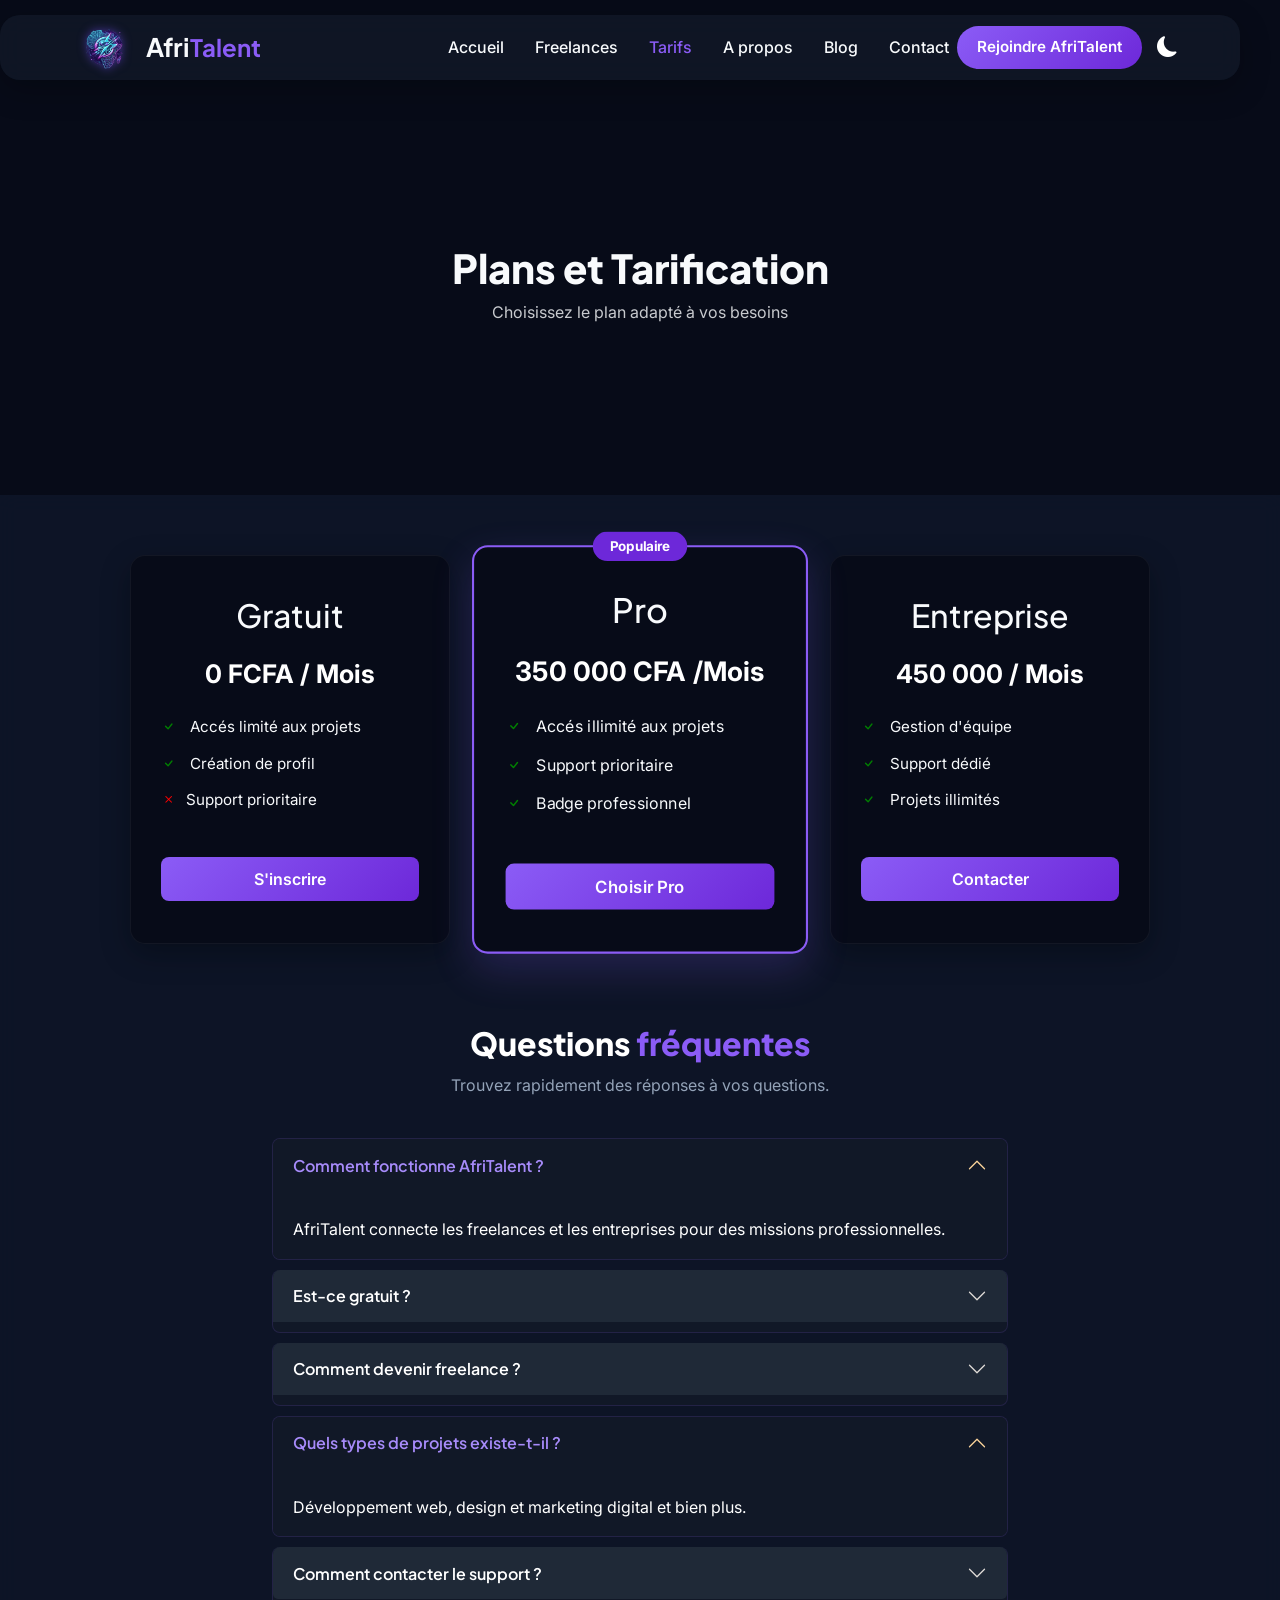
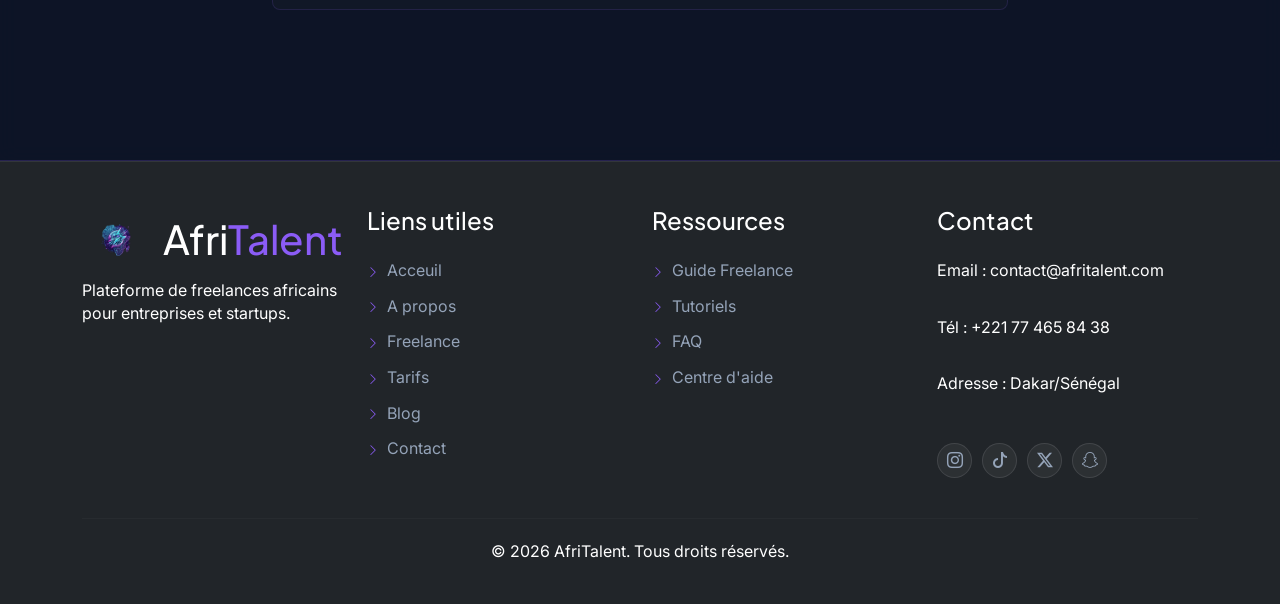
<file: tarifs.html>
<!DOCTYPE html>
<html lang="en">

<head>
  <meta charset="UTF-8">
  <meta name="viewport" content="width=device-width, initial-scale=1.0">
  <title>AfriTalent - Tarifs</title>
  <link rel="stylesheet" href="https://cdn.jsdelivr.net/npm/bootstrap@5.3.0/dist/css/bootstrap.min.css">
  <link rel="stylesheet" href="https://cdn.jsdelivr.net/npm/bootstrap-icons@1.13.1/font/bootstrap-icons.min.css">
  <link rel="stylesheet" href="css/style.css">
</head>

<body>
  <nav class="navbar navbar-expand-lg navbar-dark bg-dark ">
    <div class="container">
      <a class="navbar-brand" href="index.html"> <img src="images/logo.png" alt="AfriTalent" class="logo">Afri<span
          class="accent">Talent</span></a>
      <button class="navbar-toggler" type="button" data-bs-toggle="collapse" data-bs-target="#navbarTogglerDemo02"
        aria-controls="navbarTogglerDemo02" aria-expanded="false" aria-label="Toggle navigation">
        <span class="navbar-toggler-icon"></span>
      </button>
      <div class="collapse navbar-collapse" id="navbarTogglerDemo02">
        <ul class="navbar-nav ms-auto ">
          <li class="nav-item">
            <a class="nav-link " href="index.html">Accueil</a>
          </li>
          <li class="nav-item">
            <a class="nav-link" href="freelances.html">Freelances</a>
          </li>
          <li class="nav-item">
            <a class="nav-link active" href="tarifs.html">Tarifs</a>
          </li>
          <li class="nav-item">
            <a class="nav-link" href="about.html">A propos</a>
          </li>
          <li class="nav-item">
            <a class="nav-link" href="blog.html">Blog</a>
          </li>
          <li class="nav-item">
            <a class="nav-link" href="contact.html">Contact</a>
          </li>
        </ul>
        <a href="contact.html" class=" join-btn">Rejoindre AfriTalent</a>
        <button id="theme-toggle" class="theme-btn"><i class="bi bi-moon-fill"></i></button>
      </div>
    </div>
  </nav>
  <main>
    <section id="hero5">
      <div class="container py-5 text-center">
        <h1>Plans et Tarification</h1>
        <p>Choisissez le plan adapté à vos besoins</p>
      </div>
    </section>
    <!--Section des différentes offres tarifaires-->
    <section class="plans">
      <div class="container">
        <div class="plans-grid">
          <div class="plan">
            <h2>Gratuit</h2>
            <p class="price">0 FCFA / Mois</p>
            <ul class="features">
              <li> <i class="bi bi-check"> </i>Accés limité aux projets</li>
              <li> <i class="bi bi-check"> </i>Création de profil</li>
              <li> <i class="bi bi-x"></i>Support prioritaire</li>
            </ul>
            <button class="btn">S'inscrire</button>
          </div>
          <div class="plan recommander">
            <h2>Pro</h2>
            <p class="price">350 000 CFA /Mois</p>
            <ul class="features">
              <li><i class="bi bi-check"> </i>Accés illimité aux projets</li>
              <li><i class="bi bi-check"> </i>Support prioritaire</li>
              <li><i class="bi bi-check"> </i>Badge professionnel</li>
            </ul>
            <button class="btn">Choisir Pro</button>
          </div>
          <div class="plan">
            <h2>Entreprise</h2>
            <p class="price"> 450 000 / Mois</p>
            <ul class="features">
              <li><i class="bi bi-check"> </i>Gestion d'équipe</li>
              <li><i class="bi bi-check"> </i>Support dédié</li>
              <li><i class="bi bi-check"> </i>Projets illimités</li>
            </ul>
            <button class="btn">Contacter</button>
          </div>
        </div>
      </div>
      <!--Section questions fréquentes-->
      <section class="faq">
        <div class="container">
          <div class="faq-header">
            <h2>Questions <span>fréquentes</span></h2>
            <p>Trouvez rapidement des réponses à vos questions.</p>
          </div>
          <div class="accordion" id="accordionFAQ">
            <div class="accordion-item">
              <h2 class="accordion-header">
                <button class="accordion-button" type="button" data-bs-toggle="collapse" data-bs-target="#collapseOne"
                  aria-expanded="true" aria-controls="collapseOne">
                  Comment fonctionne AfriTalent ?
                </button>
              </h2>
              <div id="faq1" class="accordion-collapse collapse show" data-bs-parent="#accordionExample">
                <div class="accordion-body">
                  AfriTalent connecte les freelances et les entreprises pour des missions professionnelles.
                </div>
              </div>
            </div>
            <div class="accordion-item">
              <h2 class="accordion-header">
                <button class="accordion-button collapsed" type="button" data-bs-toggle="collapse"
                  data-bs-target="#collapseTwo" aria-expanded="false" aria-controls="collapseTwo">
                  Est-ce gratuit ?
                </button>
              </h2>
              <div id="faq2" class="accordion-collapse collapse" data-bs-parent="#accordionExample">
                <div class="accordion-body">
                  Oui, un plan gratuit est disponible pour commencer.
                </div>
              </div>
            </div>
            <div class="accordion-item">
              <h2 class="accordion-header">
                <button class="accordion-button collapsed" type="button" data-bs-toggle="collapse"
                  data-bs-target="#collapseThree" aria-expanded="false" aria-controls="collapseThree">
                  Comment devenir freelance ?
                </button>
              </h2>
              <div id="faq3" class="accordion-collapse collapse" data-bs-parent="#accordionExample">
                <div class="accordion-body">
                  Il suffit de créer un compte et compléter votre profil.
                </div>
              </div>
            </div>
            <div class="accordion" id="accordionExample">
              <div class="accordion-item">
                <h2 class="accordion-header">
                  <button class="accordion-button" type="button" data-bs-toggle="collapse" data-bs-target="#collapseOne"
                    aria-expanded="true" aria-controls="collapseOne">
                    Quels types de projets existe-t-il ?
                  </button>
                </h2>
                <div id="faq4" class="accordion-collapse collapse show" data-bs-parent="#accordionExample">
                  <div class="accordion-body">
                    Développement web, design et marketing digital et bien plus.
                  </div>
                </div>
              </div>
              <div class="accordion-item">
                <h2 class="accordion-header">
                  <button class="accordion-button collapsed" type="button" data-bs-toggle="collapse"
                    data-bs-target="#collapseTwo" aria-expanded="false" aria-controls="collapseTwo">
                    Comment contacter le support ?
                  </button>
                </h2>
                <div id="faq5" class="accordion-collapse collapse" data-bs-parent="#accordionExample">
                  <div class="accordion-body">
                    Via la page contact ou par email à contact@afritalent.com
                  </div>
                </div>
              </div>
            </div>
          </div>
        </div>
      </section>
    </section>
  </main>
  <!--Footer-->
  <footer class="bg-dark text-white p-4">
    <div class="container ">
      <div class="row">
        <div class="col-md-3">
          <div class="footer-brand">
            <div class="footer-top">
              <img src="images/logo.png" alt="lodo AfriTalent" class="footer-logo-img">
              <h3 class="footer-logo">Afri<span>Talent</span></h3>
            </div>
            <p>Plateforme de freelances africains pour entreprises et startups.</p>
          </div>
        </div>
        <div class="col-md-3">
          <h4>Liens utiles</h4>
          <ul class="footer-links">
            <li><a href="index.html"><i class="bi bi-chevron-right"></i>Acceuil</a></li>
            <li><a href="about.html"><i class="bi bi-chevron-right"></i>A propos</a></li>
            <li><a href="freelances.html"><i class="bi bi-chevron-right"></i>Freelance</a></li>
            <li><a href="tarifs.html"><i class="bi bi-chevron-right"></i>Tarifs</a></li>
            <li><a href="blog.html"><i class="bi bi-chevron-right"></i>Blog</a></li>
            <li><a href="contact.html"><i class="bi bi-chevron-right"></i>Contact</a></li>
          </ul>
        </div>
        <div class="col-md-3">
          <h4>Ressources</h4>
          <ul class="footer-links">
            <li><a href="blog.html"><i class="bi bi-chevron-right"></i>Guide Freelance</a></li>
            <li><a href="index.html"><i class="bi bi-chevron-right"></i>Tutoriels</a></li>
            <li><a href="tarifs.html"><i class="bi bi-chevron-right"></i>FAQ</a></li>
            <li><a href="#"><i class="bi bi-chevron-right"></i>Centre d'aide</a></li>
          </ul>
        </div>
        <div class="col-md-3">
          <h4>Contact</h4>
          <p>Email : contact@afritalent.com</p>
          <p>Tél : +221 77 465 84 38 </p>
          <p>Adresse : Dakar/Sénégal</p>
          <div class="social-icons">
            <a href="https://instagram.com"><i class="bi bi-instagram"></i></a>
            <a href="https://tiktok.com"><i class="bi bi-tiktok"></i></a>
            <a href="https://twiter.com"><i class="bi bi-twitter-x"></i></a>
            <a href="https://snapchat.com"><i class="bi bi-snapchat"></i></a>
          </div>
        </div>
      </div>
      <hr>
      <p class="text-center mt-3">&copy; <span id="currentYear"></span> AfriTalent. Tous droits réservés.</p>
    </div>
  </footer>
  <script src="https://cdn.jsdelivr.net/npm/bootstrap@5.3.0/dist/js/bootstrap.bundle.min.js"></script>
  <button id="backtotop"><i class="bi bi-arrow-up"></i></button>
  <script src="js/main.js"></script>
</body>

</html>
</file>
<file: css/style.css>
@import url('https://fonts.googleapis.com/css2?family=Inter:ital,opsz,wght@0,14..32,100..900;1,14..32,100..900&family=Plus+Jakarta+Sans:ital,wght@0,200..800;1,200..800&display=swap');
:root{
    --background-color:#070b18;
    --primary-color:#8b5cf6;
    --secondary-color:#6d28d9;
    --dark-color:#0f172a;
    --text-color:#f8fafc;
   --accent-color:#22d3ee;
   --gray-color:#94a3b8;
     --main-font:'Inter', sans-serif;
    --title-font:'Plus Jakarta Sans', sans-serif;
    --border-radius:20px;
    --transition:0.3s ease;

}
/* RESET CSS : enléve les styles par défaut du navigateur*/
*{
    margin:0;
    padding: 0;
    box-sizing: border-box;
}
body{
    font-family: var(--main-font);
    background: var(--background-color);
    color: var(--text-color);
    line-height: 1.6;
    overflow-x:hidden ;
    padding-top: 90px;

    
}
a{
    text-decoration: none;
    transition: var(--transition);
}
ul{
    list-style: none;
}
img{
    max-width: 100%;
    display: block;
}
h1,h2,h3,h4,.navbar-brand{
    font-family: var(--title-font);
}
  .navbar {
    position: fixed;
    top: 0;
    width:calc(100% - 40px);
    z-index: 1000;
   background: rgba(17, 24, 39, 0.85) !important;
   backdrop-filter: blur(12px);/* agit sur ce qu'il y a derriére l'élément */
   height: 65px;
   display: flex;
   align-items: center;
   padding: 10px 28px;
   margin: 15px auto;
   border-radius: var(--border-radius);
   box-shadow: 0 10px 30px rgba(0, 0, 0, 0.25); /*ombre pour effet flottant */
}

.navbar-brand{
    font-size: 1.6rem;
    font-weight: 700;
    color:var(--text-color) !important ;
    display: flex;
    align-items: center;
    gap: 1px;
  
}
.navbar-brand img{
    width: auto;
    height: 55px;
    max-height: 60px;
    object-fit: contain;
    filter:brightness(1.05) drop-shadow(0 0 5px rgba(124,77,255,0.5));/* éclaicit le logo, ajoute une ombre colorée,ensemble:effet moderne et visible*/
    transition: var(--transition); /*animation fluide lors des effets hover*/
}
.navbar-brand img:hover{
    transform: scale(1.05);
}
.navbar-brand span{
    font-size: 1.5rem;
    font-weight: 700;
    font-family: var(--title-font);
    color: var(--text-color);
   
}
.navbar-brand .accent{
    color: var(--primary-color);
}

 .nav-link{
    color: var(--text-color) !important ;
    margin-left: 15px;
    font-weight: 500;
    transition: var(--transition);
    background: transparent !important;
    border: none !important;
    box-shadow: none !important;
    position: relative;
}

  .nav-link:hover , .nav-link.active{
    color: var(--primary-color) !important ;
    background :transparent !important;
    
}
 
 .join-btn{
    background: linear-gradient(135deg,var(--primary-color), var(--secondary-color));
    border: none;
    outline: none;
    box-shadow: none;
    border-radius: 50px;
    padding: 9px 20px;
    font-size: 0.95rem;
    font-weight: 600;
    color: white !important;
    transition: var(--transition);
    
}

 .join-btn:hover{
    opacity: 0.85;
    transform: translateY(-2px);
}
.join-btn:active{
    background: transparent;
    color: var(--primary-color) !important;
    border: 2px solid var(--primary-color);
}
/*section hero*/
#hero{
    padding-left: 0;
    min-height: 90vh;
    display: flex;
    align-items: center;
    justify-content: flex-start;
    text-align: left !important;
    background-image:  url("../images/hero.png") ;
    background-size: cover;
    background-position: center ;
    background-repeat: no-repeat;
    padding-top:40px;
    padding-bottom: 20px;
    position: relative;
    overflow: hidden;
}
/*overlay sombre*/
#hero::before{
    content: "";
    position: absolute;
    inset: 0;
    background: linear-gradient(90deg,rgba(7,11,24,0.75)35%, rgba(7,11,24,0.45)60%, rgba(7,11,24,0.15)100%);
    z-index: 1;
    
}
#hero .container{
    position: relative;
    z-index: 2;
    max-width: 700px;
    margin-left: 50px ;
    margin-top: -50px;

}
html,body{
    max-width: 100%;
    overflow-x: hidden;
}
/*Alignement asymétrique le texte est calé a gauche et prend 55% de l'espace*/
#hero .container > h1,
#hero .container > p,
#hero .container > .hero-buttons{
    text-align: left;
    max-width: 700px;
}
#hero h1{
    font-size: 3rem;
    font-weight: 800;
    line-height: 1.1;
    margin-bottom: 15px;
    margin-top: 0;
    color: var(--text-color);
    
}
#hero h1 span{
    display: inline-block;
    background: linear-gradient(135deg,var(--primary-color) 0%,var(--accent-color) 100%);
    -webkit-background-clip: text;
    background-clip: text;
    -webkit-text-fill-color: transparent;
}
#hero p{
    margin-bottom: 25px;
    font-size: 1.15rem;
    color: var(--gray-color);
}
.hero-buttons{
    margin-bottom: 40px;
    display: flex;
    gap: 15px;
    
}

.hero-buttons .btn-primary{
    background: var(--primary-color);
    padding: 12px 28px;
    border-radius: 50px;
    border: 2px solid var(--primary-color);
}
.hero-buttons .btn-primary:hover{
    background: var(--secondary-color);
    transform: translateY(-2px);
}
.hero-buttons .btn-outline-primary{
    background: rgba(15, 23, 42, 0.85);
    color:white;
    padding: 12px 28px;
    border-radius: 50px;
    border: 1px solid rgba(139, 92, 246, 0.4);
    font-weight: 700;
    backdrop-filter: blur(12px);
}
.hero-buttons .btn-outline-primary:hover{
   background:rgba(139, 92, 246, 0.15) ;
   border-color:var(--primary-color);
   box-shadow: 0 0 25px rgba(139, 92, 246, 0.35);
   transform: translateY(-3px);
}
/*stats*/
#hero .row{
   margin-top: 25px;
   border-top: 1px solid rgba(255, 255, 255, 0.05);
   padding-top: 25px;
}
#hero .row .col-md-4{
    display: flex;
    align-items: center;
    justify-content: flex-start;
    gap: 15px;
    text-align: left;
    margin-bottom: 0;
}
#hero .row .col-md-4:nth-child(1) i{
    color: var(--accent-color);
    background: rgba(34, 211, 238, 0.08);
    border: 1px solid rgba(34, 211, 238, 0.15);
}
#hero .row .col-md-4:nth-child(2) i{
    color: var(--primary-color);
    background: rgba(139, 92, 246, 0.08);
    border: 1px solid rgba(139, 92, 246, 0.15);
}
#hero .row .col-md-4:nth-child(3) i{
    color: #6d28d9;
    background: rgba(236, 72, 153, 0.08);
    border: 1px solid rgba(236, 72, 153, 0.15);
}
#hero .row i {
    font-size: 1.4rem;
    width: 42px;
    height: 42px;
    border-radius: 12px;
    display: flex;
    align-items: center;
    justify-content: center;
}
#hero .row p{
    font-weight: 700;
    font-size: 1.05rem;
    color: var(--text-color);
    margin: 0;
}
/*comment ça marche*/
#how-it-works{
    padding: 50px 0 ;
}
#how-it-works h2{
    text-align: center;
    font-size: 2.8rem;
    font-weight: 800;
    margin-bottom: 35px;
}
.bento-grid{
    display: grid;
    grid-template-columns: repeat(3,1fr);
    gap: 20px;
    grid-auto-rows: minmax(200px, auto);
}
.wide-card{
    grid-column: span 2;
}
.bento-card{
    backdrop-filter: blur(10px);
    background: var(--dark-color);
    border-radius: var(--border-radius);
    padding: 35px;
    border: 1px solid rgba(255, 255, 255, .08);
    transition: var(--transition);
}
.bento-card:hover{
    transform: translateY(-5px);
    border-color: var(--primary-color);
}
.nombre{
    color: var(--accent-color);
    font-weight: 700;
    display: block;
    margin-bottom: 10px;
}
.bento-card i{
    font-size: 2.5rem;
    color: var(--primary-color);
    margin-bottom: 20px;
}
.bento-card h3{
    color: var(--text-color);
    margin-bottom: 10px;
}
.bento-card p{
    color: var(--gray-color);
}
 
#services{
    padding: 60px 0;
}
#services h2{
    text-align: center;
    font-size: 3rem;
    font-weight:800 ;
    margin-bottom: 45px;
}
#services .row{
    display: grid;
    grid-template-columns: repeat(3,1fr);
    gap: 30px;
    
}
.category-card{
    backdrop-filter: blur(10px);
    background: var(--dark-color);
    border: 1px solid rgba(255, 255, 255, .08);
    border-radius: var(--border-radius);
    min-height: 320px;
    display: flex;
    flex-direction: column;
    padding: 30px;
    width: 100%;
    transition: var(--transition);
    transition: var(--transition);
}
.category-card i{
    font-size: 2.5rem;
    color: var(--primary-color);
    margin-bottom: 20px;
    padding: 0;
}
.category-card .description{
    color: var(--gray-color);
    font-size: .95rem;
}
.category-card span{
    display: inline-block;
    margin-top: auto;
    color: var(--accent-color);
    font-weight: 600;
}
.category-card:hover{
    transform: translateY(-5px);
    box-shadow: 0 20px 40px rgba(139, 92, 246, .25);
    border-color: var(--primary-color);
}
/*temoignage*/
#carouselExample{
    padding: 100px 0;
}
.temoin-card{
    backdrop-filter: blur(10px);
    max-width: 700px;
    margin: auto;
    background: var(--dark-color);
    border-radius: var(--border-radius);
    padding: 40px;
    text-align: center;
    border: 1px solid rgba(255, 255, 255, .08);
}
.temoin-card img{
    width: 100px !important;
    height: 100px;
    border-radius: 50%;
    object-fit: cover;
    margin: 0 auto 20px;
}
.temoin-card h4{
    color: var(--text-color);
    margin-bottom: 5px;
}
.temoin-card span{
    color: var(--accent-color);
}
.temoin-card p{
    color: var(--gray-color);
    margin: 20px 0;
}
.star, .temoin-card i{
    color: #facc15;
}
/*cta*/
#cta{
    padding: 80px 20px;
    background-color:var(--background-color);
    position: relative;
    overflow: hidden;    
}
/*effet lumineux décoratif*/
#cta::before{
    content: "";
    position: absolute;
    width: 400px;
    height: 400px;
    background: rgba(139, 92, 246, 0.20);
    filter: blur(120px);
    top: -100px;
    left: -100px;
}
.cta-card{
    background: rgba(255, 255, 255, 0.05);
    backdrop-filter: blur(12px);
    border: 1px solid rgba(255, 255, 255, 0.1);
    border-radius: 20px;
    padding: 60px 30px;
    max-width: 800px;
    margin: auto;
    color: #fff;
    box-shadow: 0 20px 60px rgba(0, 0, 0, 0.3);
}
.cta-card h2{
    font-size:2.2rem ;
    font-weight: 800;
    margin-bottom: 15px;
    
}
.cta-card h2 span{
    color: var(--primary-color);
}
.cta-card p{
    opacity: 0.8;
    font-size: 1.1rem;
    margin-bottom: 30px;
    color: var(--gray-color);
}
#cta .btn-primary{
    border-radius: 50px;
    padding: 14px 32px;
    font-weight: 600;
    display: inline-block;
    background: linear-gradient(135deg,var(--primary-color),var(--secondary-color));
    color: white;
    text-decoration: none;
    transition: var(--transition);
    box-shadow: 0 10px 30px rgba(139, 92, 246, 0.3);
}
#cta .btn-primary:hover{
    transform: translateY(-3px);
    box-shadow: 0 15px 40px rgba(139, 92, 246, 0.45);
}
/*tarif parties*/
#hero5{
    min-height: 45vh;
    display: flex;
    background: linear-gradient(circle at center,rgba(139,92,246,.15),transparent 60%);
    align-items:center;
    justify-content: center;
    color:var(--text-color);

}
#hero5 h1{
    font-size: 2.5rem;
    font-weight: 800;
}
#hero5 p{
    opacity: 0.8;
}
/*plans*/
.plans{
    background: rgba(15, 23, 42, .85);
    border-bottom: 1px solid rgba(139,92,246,.2);
    backdrop-filter: blur(10px);
    padding: 60px 0;
}
.plans-grid{
    display: flex;
    justify-content: center;
    align-items: stretch;/*aligne le bas des cartes a la meme hauteur*/
    gap: 30px;
    flex-wrap: wrap; /*s'adapte sur mobile*/

}
/*carte plan*/
.plan{
    background:var(--background-color);
    width: 320px;
    padding: 40px 30px;
    border-radius: 15px;
    text-align: center;
    box-shadow: 0 10px 30px rgba(0, 0, 0, 0.3);
    transition: var(--transition);
    transition: var(--transition);
    border: 1px solid rgba(225,255,255,0.05);
}
.plan .btn{
    width: 100%;
    border: none;
    border-radius: 14px;
    padding: 14px;
    color: white;
    background: linear-gradient(135deg,var(--primary-color),var(--secondary-color));
    font-weight: 600;
    margin-top: auto;/*pousse le bouton vers le bas de la carte*/
}
.plan:hover{
    transform: translateY(-8px);
}
.recommander{
    border: 2px solid var(--primary-color) !important;
    transform: scale(1.05);
    box-shadow: 0 15px 40px rgba(139, 92, 246, 0.2);
}
.recommander:hover{
    transform: scale(1.05) translateY(-8px);
}
.recommander::before{
    content: "Populaire";
    position: absolute;
    top: -15px;
    left: 50%;
    transform: translateX(-50%);
    background: var(--secondary-color);
    color: white;
    padding: 4px 16px;
    font-size: 0.8rem;
    font-weight: bold;
    border-radius: 20px;
}
.price{
    font-size: 1.6rem;
    font-weight: bold;
    margin: 20px 0;
    color: white;
}
.features{
    list-style: none;
    padding: 0;
    margin: 20px 0  30px 0;
    text-align: left;
}
.features li {
    margin:  12px 0;
    font-size: 0.95rem;
}
.features i{
    margin-right: 10px;
    color: green;
}
.bi-x{
    color: red !important;
}
.plan .btn{
    margin-top: 15px;
    padding: 10px 20px;
    border-radius: 8px;
}
/*faq*/
.faq{
    padding: 80px 20px;
    max-width: 800px;
    margin: 0 auto;
}
.faq h2{
    text-align: center;
    font-weight: 800;
    margin-bottom: 10px;
    color: white;
}
.faq h2 span{
    color: var(--primary-color);
}
.faq-header p{
    text-align: center;
    color: var(--gray-color);
    margin-bottom: 40px;
}
.accordion-item{
    background:#111827;
    border: 1px solid rgba(139,92, 246, .15);
    margin-bottom: 10px;
    border-radius: 8px !important;
    overflow: hidden;
}
.accordion-button{
    font-weight: 600;
    background: #1f2937 !important;
    box-shadow: none !important;
    color: white !important;
}
.accordion-button::after{
    filter: invert(1);/*rebd le chevron blan */
}
.accordion-button:not(.collapsed){
    background: #111827 !important;
    color: #a78bfa !important;
}
.accordion-body{
    background: #111827;
    color: white;
    line-height: 1.6;
}
/*about.html*/
#hero4{
    min-height: 45vh;
    display: flex;
    align-items: center;
    justify-content: center;
    text-align: center;
    background: linear-gradient(circle at center, rgba(139,92,246,0.25),transparent 60%);
    color: var(--text-color);
}
#hero4 h1{
    font-size: 2.5rem;
    font-weight: 800;
    margin-bottom:15px ;
}
#hero4 p{
    max-width: 700px;
    margin: auto;
    color: var(--gray-color);
    font-size: 1.1rem;
}
#histoire{
    padding: 80px 0;
}
#histoire .container{
    background: linear-gradient(90deg,rgba(7,11,24,0.95),rgba(15,20,45,0.95));
    border-radius: var(--border-radius);
    padding: 50px !important;
}
#histoire .row{
    align-items: center;
}
#histoire h2{
    margin-bottom: 25px;
    font-size: 2rem;
    font-weight: 25px;

}
#histoire p{
    color: var(--text-color);
    line-height: 1.8;
    font-size: 1rem;
}
#histoire img{
    width: 100%;
    height:400px ;
    object-fit: cover;
    border-radius: var(--border-radius);
    display: block;
}
#mission .container{
    text-align: center;
}
#mission h2{
    margin-bottom: 20px;
    font-size: 2rem;
}
#mission p{
    max-width: 850px;
    margin: auto;
    color: var(--gray-color);
    line-height: 1.8;
}
#equipe{
    padding: 80px 0;
}
#equipe h2{
    text-align: center;
    margin-bottom: 50px;
    font-size: 2rem;
    font-weight: 700; 
}
#equipe .row{
   gap: 20px;
   justify-content: center;
    
}
#equipe .col-lg-3{
    text-align: center;
    background: var(--dark-color);
    padding: 0px;
    border-radius: var(--border-radius);
    transition: var(--transition);
    max-width: 270px;
    overflow: hidden;

}
#equipe .col-lg-3:hover{
    transform: translateY(-8px);
    box-shadow: 0 15px 35px rgba(139, 92, 246, .3);
}
#equipe img{
    width: 100%;
    height: 300px;
    object-fit: cover;
    display: block;
}
#equipe h3{
    font-size: 1.2rem;
    font-weight: 600;
    margin-top: 15px;
}
#equipe p{
    min-height: 80px;
    color: var(--gray-color);
    padding: 0 15px;

}
#equipe .social-icons{
    display: flex;
    justify-content: center;
    gap: 15px;
    margin-top: 15px;
}
#equipe a{
    color: white;
    font-size: 1.1rem;
    margin: 0 8px;

}
#equipe a:hover{
    color: var(--primary-color);
}
#valeurs .row  {
    display: flex;
    flex-wrap: wrap;/*évite qu'elles se collent*/
    gap: 20px;
    justify-content: center;
    
}
#valeurs h2{
    text-align: center;
    margin-bottom: 40px;
    font-size: 2rem;
    font-weight: 700;
}
#valeurs .col-md-4{
    text-align: center;
    padding: 30px 20px;
    height: 100%;/*permet à toutes les cartes d'avoir la méme hauteur sur une ligne*/
    border: 1px solid rgba(255, 255, 255, 0.05);
    border-radius: var(--border-radius);
    background: var(--dark-color);
    transition: var(--transition);
    flex: 1 1 220px;

}
#valeurs .col-md-4:hover{
    transform: translateY(-5px);
    border-color: var(--primary-color);
}
#valeurs i{
    font-size: 2.5rem;
    color: var(--primary-color);
    margin-bottom: 15px;
}
#valeurs h3{
    font-size: 1.3rem;
    margin-bottom: 10px;
}
#valeurs p{
    font-size: 0.95rem;
    opacity: 0.8;
}
#chiffres h2{
    text-align: center;
    margin-bottom: 40px;
    font-size: 2rem;
    font-weight: 700;
}
#chiffres .bento-grid{
    display: grid;
    grid-template-columns: repeat(4,1fr);
    gap: 20px;
}
#chiffres .bento-card{
    background: var(--dark-color);
    padding:  30px 20px;
    text-align: center;
    border: 1px solid rgba(255, 255, 255, 0.05);
    border-radius: var(--border-radius);
    transition:transform 0.3s ease,border-color 0.3s ease;
}
#chiffres .bento-card:hover{
    transform: translateY(-5px);
    border-color: var(--primary-color);
}
/*freelance.html*/
#hero1{
    text-align: center;
    min-height: 45vh;
    display: flex;
    align-items: center;
    justify-content: center;
    padding: 40px 20px;
    color: var(--text-color);
    background: linear-gradient(circle at center, rgba(139,92,246,0.15),transparent 60%);

}
#hero1 h1{
    font-size: 2.5rem;
    font-weight: 800;
}
#hero1 p{
    opacity: 0.8;
}
/*freelance cards*/
#freelances-List h2{
    text-align: center;
    margin-bottom: 40px;
}
.filtres{
    display: flex;
    justify-content: center;
    gap: 15px;
    flex-wrap: wrap;
    margin-bottom: 40px;
}
.filtres button{
    padding: 10px 20px;
    border: 1px solid var(--primary-color) ;
    border-radius: transparent;
    background: transparent;
    color: white;
    cursor: pointer;
    transition: var(--transition);
}
.filtres button:hover{
    transform: translateY(-3px);
    background: var(--primary-color);
}
/*css commit8*/
.filter-btn{
    padding: 10px 22px;
    margin: 5px;
    border: none;
    border-radius: 30px;
    cursor: pointer;
    transition: .3s;
}
.filter-btn.active{
    background: var(--dark-color);
    color: white;
}/*fin*/
#freelances-List .col-12,
 #freelances-List .col-md-6, 
 #freelances-List .col-lg-4{
    margin-bottom: 30px;
    display: flex;
    flex-direction: column;
    background: var(--dark-color);
    padding: 15px;
    border-radius: var(--border-radius);
    transition: var(--transition);


}
#freelances-List img{
    display: block;
    width: 100%;
    height: 220px;
    object-fit: cover;
    border-radius:var(--border-radius) ;
    margin-bottom: 15px;
    transition: var(--transition);
}
#freelances-List img:hover{
    transform: scale(1.03);
}
#freelances-List .col-12,
#freelances-List .col-md-6,
#freelances-List .col-lg-4{
    display: flex;
    flex-direction: column;
    background: var(--dark-color);
    padding: 15px;
    margin-bottom: 30px;
    background-clip: padding-box;/*force le fond noir à rster à l'intérieur sans déborder sur l'espace*/
    border: 15px solid transparent;
    border-radius: var(--border-radius);
    transition: var(--transition);
}
#freelances-List .col-12:hover,
#freelances-List .col-md-6:hover,
#freelances-List .col-lg-4:hover{
    transform: translateY(-5px);

}
#freelances-List .btn{
    margin-top: auto;/*posse les boutons ebn bas de la carte si les textes n'ont pas la méme taille*/
}
.bi-star-fill{
    color: gold;
}
.btn-primary{
    background: var(--primary-color);
    border: none;
    border-radius: var(--border-radius);
}
.btn-primary:hover{
    background: var(--secondary-color);
}
/*media queries*/
@media (max-width: 375px) /*mobile*/{
    .container{
        padding: 0 5px;
        margin-left: auto ;
        margin-right: auto;
        max-width: 100% ;
        width: 100%;
    }
    #hero .container{
        margin: 0 !important;
        max-width: 100%;
        padding: 0 5px;
    }
    #hero{
        min-height: auto;
        align-items: center;
        padding: 80px 15px;
    }
    #hero .row{
        flex-direction: column;
        align-items: flex-start;
        gap: 15px;
    }
    #hero .row .col-md-4{
        width: 100%;
    } 
    body{
      overflow-x: hidden;
    }
    .navbar {
        margin: 0;
        width: 100%;
        border-radius: 0;
        padding: 10px 5px;
        
    }
    .navbar-nav{
        text-align: center;
    }
    
    #hero h1{
        font-size: 1.6rem;
    }
    #hero p{
        font-size: 1rem;
    }
    .join-btn{
      width: 100%;
      text-align: center;
    }
    #hero1 h1 {
        font-size: 1.6rem;
    }
    #services .row{
        grid-template-columns: 1fr;
    }
    section{
        margin-bottom: 20px;
    }
    #freelances-List img{
        height: 180px;
    }
    .plans-grid{
        flex-direction: column;
        align-items: center;

    }
    .plan{
        width: 100%;
        max-width: 350px;
    }
    #cta{
        padding: 50px 5px;
    }
    #chiffres .bento-grid{
        grid-template-columns: 1fr;
    }
    #chiffres .bento-card{
        text-align: left;
    }
    footer{
        padding: 30px 5px;
        text-align: center;
        position: relative;
        width: 100%;
        box-sizing: border-box;
    }
    footer .row{
        flex-direction: column;
    }
    footer .col-md-3{
        width: 100%;
        margin-bottom: 20px;
    }
}
@media (max-width: 768px) /*tablette*/{
    .navbar{
        flex-wrap: wrap;
    }
     #hero h1{
        font-size: 2rem;
    }
    #services .row{
        grid-template-columns: repeat(2,1fr);
    }
    .plans-grid{
        flex-wrap: wrap;
        justify-content: center;
    }
    .plan{
        width: 45%;
    }
    #formulaire .row{
        flex-direction: column;
    }
    .bento-grid{
        grid-template-columns: repeat(2,1fr);
    }
    .wide-card{
        grid-column: span 2 ;
    }
    #chiffres .bento-grid{
        grid-template-columns: repeat(2,1fr);
    }
    
}
@media (min-width: 1200px) {

    #hero1 h1{
        font-size: 3.2rem;
    }
    #freelances-List img{
        width: 100%;
        height: 220px;
        object-fit: cover;
        border-radius: 10px;
    }
    #services .row{
        grid-template-columns: repeat(3,1fr);
    }
}
/*la partie contact.html*/
#hero2{
    padding:  0 20px ;
    text-align: center;
    background: radial-gradient(cirlcle at center,rgba(139,92,246,0.15),transparent 60%), var(--background-color);
    min-height: 45vh;
    flex-direction: column;
    display: flex;
    align-items:center;
    justify-content: center;
    text-align: center;
    color:var(--text-color);
}
#hero2 h1{
    font-size: 2.5rem;
    font-weight: 800;
    margin-bottom: 15px;
}
#hero2 p{
    opacity: 0.8;
    color: var(--gray-color);
    font-size: 1.15rem;
    max-width: 600px;
    margin: 0 auto;
}
#formulaire{
    padding: 60px 0 100px;
    position: relative;
    z-index: 10;
    background-color:#0b1122;
    background: linear-gradient(to bottom,#0d1527 0%,#070b18 100%);
}
#formulaire .row{
    align-items: stretch;
}
.contact-card, .info-card{
    height: 100%;
    background: var(--background-color);
    border: 1px solid rgba(255, 255, 255, 0.05);
    border-radius: var(--border-radius);
    padding: 40px;
    box-shadow: 0 20px 40px rgba(0, 0, 0, 0.4);
    transition: border-color var(--transition);
    

}
.contact-card:hover{
    border-color: var(--primary-color);
    box-shadow: 0 0 30px rgba(139, 92, 246, 0.15);
}
.contact-card:hover, .info-card:hover{
    border-color: rgba(139, 92, 246, 0.2);
}
.contact-card h2, .info-card h2{
    color: var(--text-color);
    font-family: var(--title-font);
    font-weight: 700;
    margin-bottom: 30px;
    font-size: 1.8rem;
    line-height: 1.2;

}
.form-label{
    color:var(--text-color);
    font-weight: 500;
    font-size: 0.95rem;
    margin-bottom: 8px;
}
.form-control,.form-select{
    background: var(--background-color);
    border: 1px solid rgba(255, 255, 255, 0.1);
    color: var(--text-color) !important;
    border-radius: 12px;
    padding: 12px;
    font-size: 0.95rem;
    transition: all var(--transition);
}
.form-control:focus,.form-select:focus{
    border-color: var(--primary-color);
    box-shadow: 0 0 0 4px rgba(139, 92, 246, 0.15);
    background: var(--background-color);
    color: var(--text-color);
}
.form-control::placeholder{
    color: rgba(148, 168, 184, 0.5);
}
/*commit8*/
.text-danger{
    display: block;
    margin-top: 5px;
    font-size: 14px;
}
#successMessage{
    margin-top: 15px;
    font-weight: bold;
    font-size: 16px;
}
.contact-btn{
    background: linear-gradient(135deg,var(--primary-color),var(--secondary-color));
    color: white;
    border: none ;
    padding: 14px 35px;
    border-radius: 50px;
    font-weight: 600;
    font-size: 1rem;
    width: 100%;
    transition: var(--transition);
}
.contact-btn:hover{
    transform: translateY(-3px);
    box-shadow: 0 10px 25px rgba(139, 92, 246, 0.4);
    color: white;
}
.info-card{
    min-width: 0;
}
.contact-info p{
    word-break: break-word;
    margin: 0;
    color: var(--gray-color);
    font-size: 1.05rem;
    display: flex;
    align-items: center;
}
.contact-info{
    margin-bottom: 30px;
    display: flex;
    flex-direction: column;
    gap: 20px;
}
.contact-info i{
    color: var(--accent-color);
    margin-right: 15px;
    font-size: 1.3rem;
    display: flex;
    align-items: center;
    justify-content: center;
    width: 32px;
    height: 32px;
    background: rgba(34, 211, 238, 0.1);
    border-radius: 8px;
}
.info-card iframe{
    width: 100%;
    height: 300px;
    border-radius: 15px;
    border: 1px solid rgba(225,255,255,0.05);
}
/*Changement selon le theme*/
.theme-btn{
    background: transparent;
    border: none;
    color: white;
    font-size: 1.3rem;
    margin-left: 15px;
    cursor: pointer;
    transition: var(--transition);
}
body.light-mode {
    background-color: #ffffff ;
    color: #0f172a;
}
body.light-mode .navbar{
    background-color: #ffffff !important;
    box-shadow: 0 2px 10px rgba(0, 0, 0, 0.08);
}
body.light-mode .navbar .nav-link{
    color: #0f172a !important;
}
body.light-mode .navbar .nav-link:hover{
    color: var(--primary-color) !important;
}
body.light-mode .logo, body.light-mode .navbar-brand{
    color: #0f172a !important;
}
body.light-mode .navbar-brand img{
    background:transparent;
    filter: brightness(0.9) drop-shadow(0 0 3px rgba(0, 0, 0, 0.1));
}
body.light-mode .theme-btn{
    color: #0f172a;
}
body.light-mode h1, 
body.light-mode h2,
body.light-mode h3,
body.light-mode h4,
body.light-mode p,
body.light-mode li{
    color: #0f172a;
}
body.light-mode .category-card p{
    color: #0f172a !important;
}
body.light-mode .bento-card, 
body.light-mode .category-card,
body.light-mode .temoin-card,
body.light-mode .freelance-card,
body.light-mode .price-card,
body.light-mode .contact-card,
body.light-mode .info-card,
body.light-mode .plan,
body.light-mode .card{
    background-color: #ffffff;
    color: #1e293b;
    box-shadow: 0 4px 12px rgba(0, 0, 0, 0.05);
    border: 1px solid #e2e8f0;
}
/*temoignage chevron visible*/
.carousel-control-prev-icon,
.carousel-control-next-icon{
    filter: invert(1);/*Rend visible au light mode*/
}
/*force aussi les textes a l'intérieur*/
body.light-mode .contact-card *,
body.light-mode .info-card *,
body.light-mode .plan *{
    color: #0f172a!important;
}
body.light-mode #freelances-List .row > div{
    background: #fff !important ;
    color: #111 !important;
    border: 1px solid #e2e8f0;
}
body.light-mode #freelances-List h3,
body.light-mode #freelances-List p,
body.light-mode #freelances-List span{
    color: #0f172a !important;
}
body.light-mode #histoire{
    background: #ffffff !important;
}
body.light-mode #histoire .container,
body.light-mode #histoire .row,
body.light-mode #histoire .col-lg-6{
    background: #ffffff !important;  
}
body.light-mode #histoire p{
    color: #0f172a !important;
}
body.light-mode #mission p{
    color: #0f172a !important;
}
body.light-mode #equipe .col-lg-3{
    background: #ffffff;
    border: 1px solid #e2e8f0;
    border-radius: 12px;
    padding: 15px;
    box-shadow: 0 4px 12px rgba(0, 0, 0, 0.05);
}
body.light-mode #equipe .social-icons a,
body.light-mode #equipe .social-icons i{
    color: #6d28d9 !important;
}
body.light-mode #valeurs .col-md-4{
    background: #ffffff;
    border: 1px solid #e2e8f0;
    border-radius: 12px;
    padding: 20px;
    box-shadow: 0 4px 12px rgba(0, 0, 0, 0.05);
}
body.light-mode #chiffres .bento-card{
    background: #ffffff;
    border: 1px solid #e2e8f0;
    border-radius: 12px;
    box-shadow: 0 4px 12px rgba(0, 0, 0, 0.05);
}
body.light-mode main,
body.light-mode section{
    background-color: #ffffff!important;
}
body.light-mode .form-control,
body.light-mode input,
body.light-mode textarea,
body.light-mode select{
    background-color:#ffffff !important ;
    color: #0f172a !important;
    border: 1px solid #e2e8f0 !important;
}
body.light-mode #formulaire{
    background: #ffffff !important;
}

.filtres button{
    color: black;
    background: white;
}
body.light-mode .plan{
    background: #ffffff;
    color: #0f172a !important;
    border: 1px solid #e2e8f0 ;
}
body.light-mode .plan h2,
body.light-mode .plan p,
body.light-mode .plan li{
    color: #0f172a !important;
}
body.light-mode .accordion-item{
    background: #ffffff !important;
    border: 1px solid #1e293b;
}
body.light-mode .accordion-button{
    background: #ffffff !important;
    color: #0f172a !important;
}

body.light-mode .accordion-button:not(.collapsed){
    background: #f8fafc !important;
    color: var(--primary-color) !important;
}
body.light-mode #hero::before{
    background: rgba(255, 255, 255, 0.15);
}
body.light-mode #cta{
    background: #ffffff;
}
body.light-mode .cta-card{
    background: #f8fafc;
    color: #0f172a;
    border: 1px solid #e2e8f0;
}
body.light-mode footer{
    background-color:#f1f5f9 !important ;
    color: #0f172a !important;
}
body.light-mode footer a {
    color: #0f172a;
}
body.light-mode footer a:hover{
    color: #6d28d9;
}
/*animations*/
.navbar{
    transition: padding 0.3s ease,
    background-color 0.3s ease, 
    box-shadow 0.3s ease ;
}
.light-mode .navbar.navbar-scrolled{
    background-color: rgba(255, 255, 255, 0.95);
    box-shadow: 0 4px 20px rgba(0, 0, 0, 0.08) !important;
}
.navbar-scrolled{
    background-color: rgba(7,11,24,0.95) !important;
    box-shadow: 0 4px 20px rgba(0, 0, 0, 0.3);
    padding: 10px 0 !important;
}
/*boutons retour en haut*/
#backtotop{
    position: fixed;
    right: 20px;
    bottom: 20px;
    width: 50px;
    height: 50px;
    border: none;
    border-radius: 50%;
    background-color: var(--primary-color);
    color: white;
    display: flex;
    align-items: center;
    justify-content: center;
    font-size: 1.2rem;
    opacity: 0;
    visibility: hidden;
    transition: var(--transition);
    z-index: 1000;
    box-shadow: 0 4px 10px rgba(0, 0, 0, 0.3);
    cursor: pointer;
}
#backtotop.show{
    opacity: 1;
    visibility: visible;
}
/*fade-section*/
.fade-section{
    opacity: 0;
    transform: translateY(40px);
    transition: all 0.8s ease;
}
.fade-section.show{
    opacity: 1;
    transform: translateY(0);
} 


/*pied de page*/
footer{
    background: var(--dark-color) ;
    border-top: 1px solid rgba(255, 255, 255, 0.08);
    color: var(--gray-color);
}
.footer-brand{
    display: flex;
    flex-direction: column ;
    align-items: center;
    gap: 8px;
}
.footer-top{
    display: flex;
    align-items: center;
    gap: 15px;
}
.footer-logo-img{
    width: 65px;
    height: 65px;
    object-fit: contain;
    display: block;
}
.footer-brand p{
    margin: 0;
    line-height: 1.4;
}
.footer-logo{
    font-size: 2.5rem;
    margin: 0;
}
footer .row{
    display: flex;
    align-items: flex-start;/*aligne le haut de toutes les colonnes sur la meme ligne*/
    row-gap: 2rem;
    padding-top: 20px;
}
footer .col-md-3{
    display: flex;
    flex-direction: column;
    justify-content: flex-start;
    gap: 15px;/*écart entre le titre et son contenu*/
}
footer ul .footer-links{
    margin: 0;
    padding: 0;
    display: flex;
    flex-direction: column;
    gap: 12px ;
}
 footer .col-md-3 p{
    margin-top: 0;
}
.footer-logo span{
    color: var(--primary-color);
}
.footer-links{
    list-style: none;
    padding: 0;
}
.footer-links li{
    margin-bottom: 10px;
}
.footer-links li a{
    color:var(--gray-color);
    text-decoration: none;
    transition: var(--transition);
}
.footer-links a:hover{
    color: var(--primary-color);
}
.footer-links li a i{
    font-size: 0.75rem;
    color: var(--primary-color);
    margin-right: 8px;
}
.social-icons{
    display: flex;
    gap: 10px;
    margin-top: 15px;
}
.social-icons a{
    width: 35px;
    height: 35px;
    border-radius: 50%;
    background: rgba(255,255, 255, 0.05);
    border: 1px solid rgba(255, 255, 255, 0.1);
    display: flex;
    align-items: center;
    justify-content: center;
    color: var(--gray-color);
    text-decoration: none;
    transition: all 0.3s ease;
}
.social-icons a:hover{
    background: var(--primary-color);
    color: white;
    border-color: var(--primary-color);
}
footer hr{
    border-color: rgba(255, 255, 255, 0.1);
    margin: 30px 0 20px;
}
</file>
